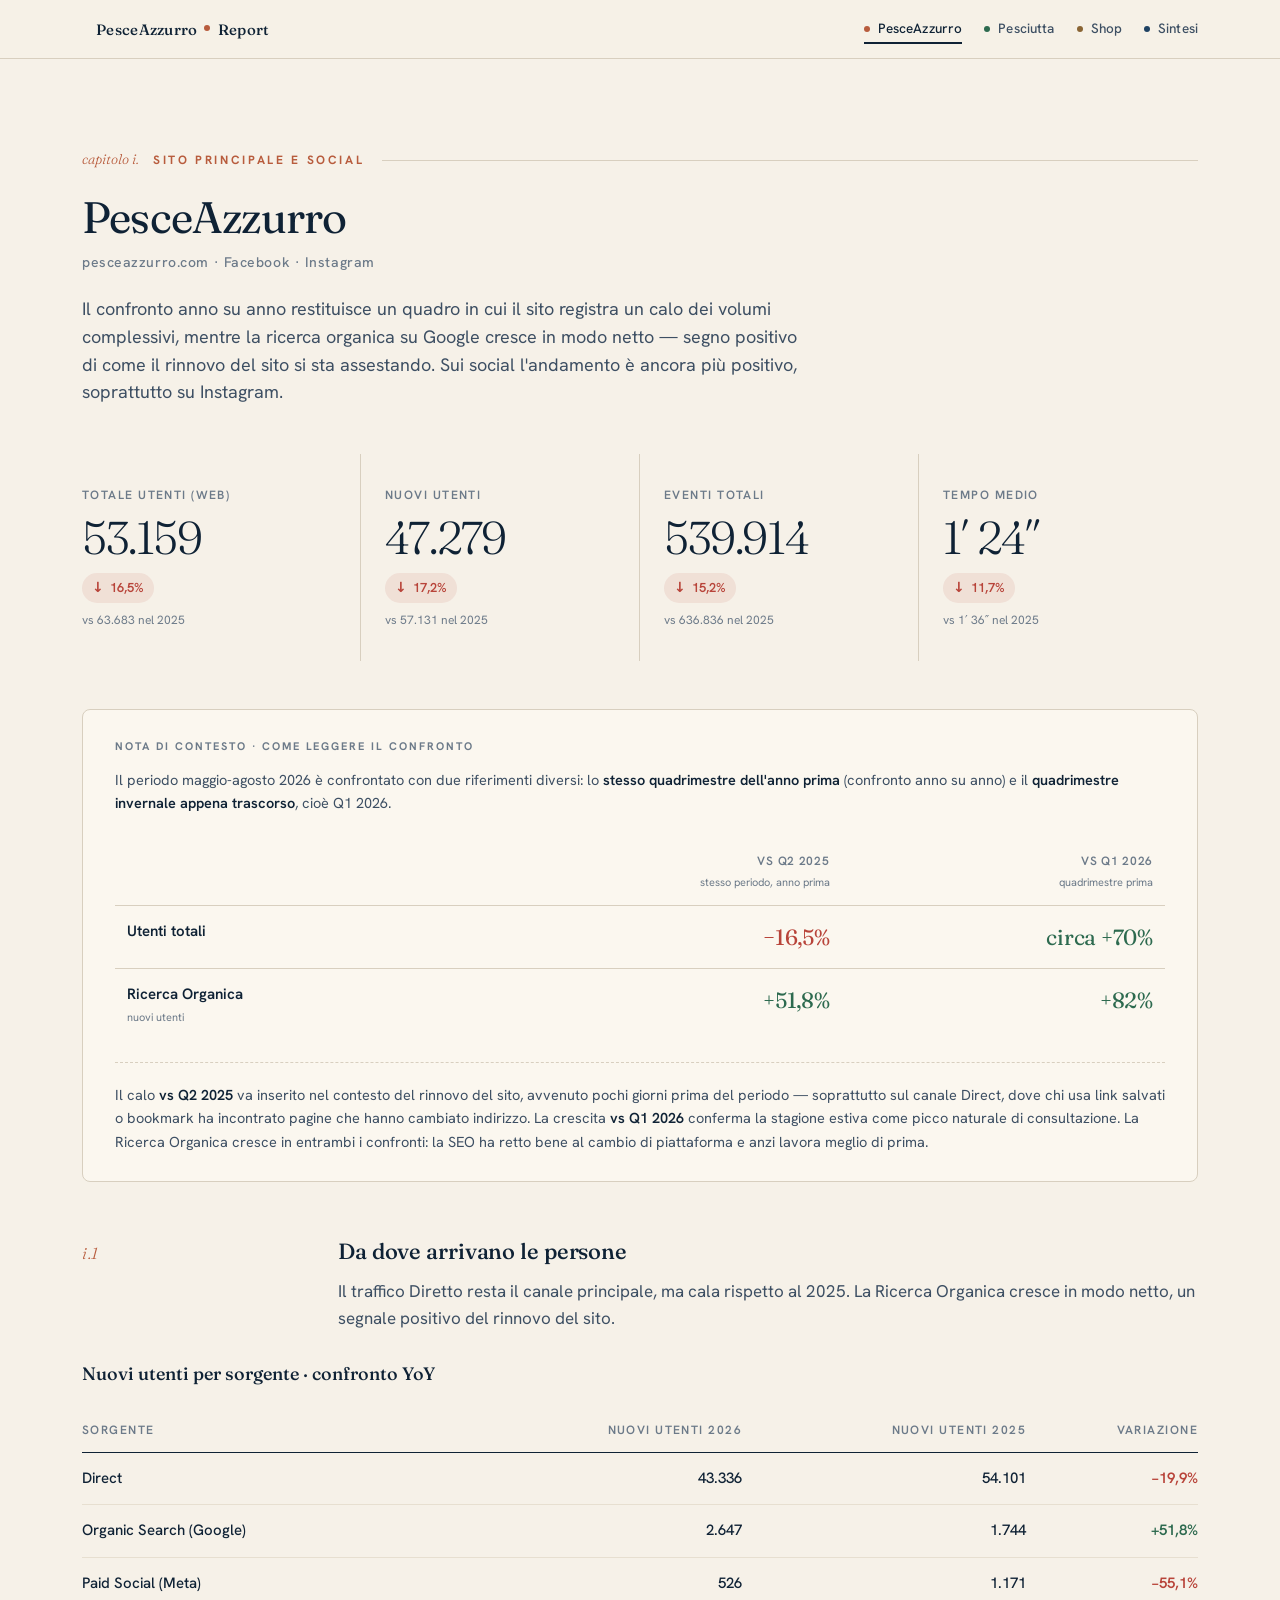
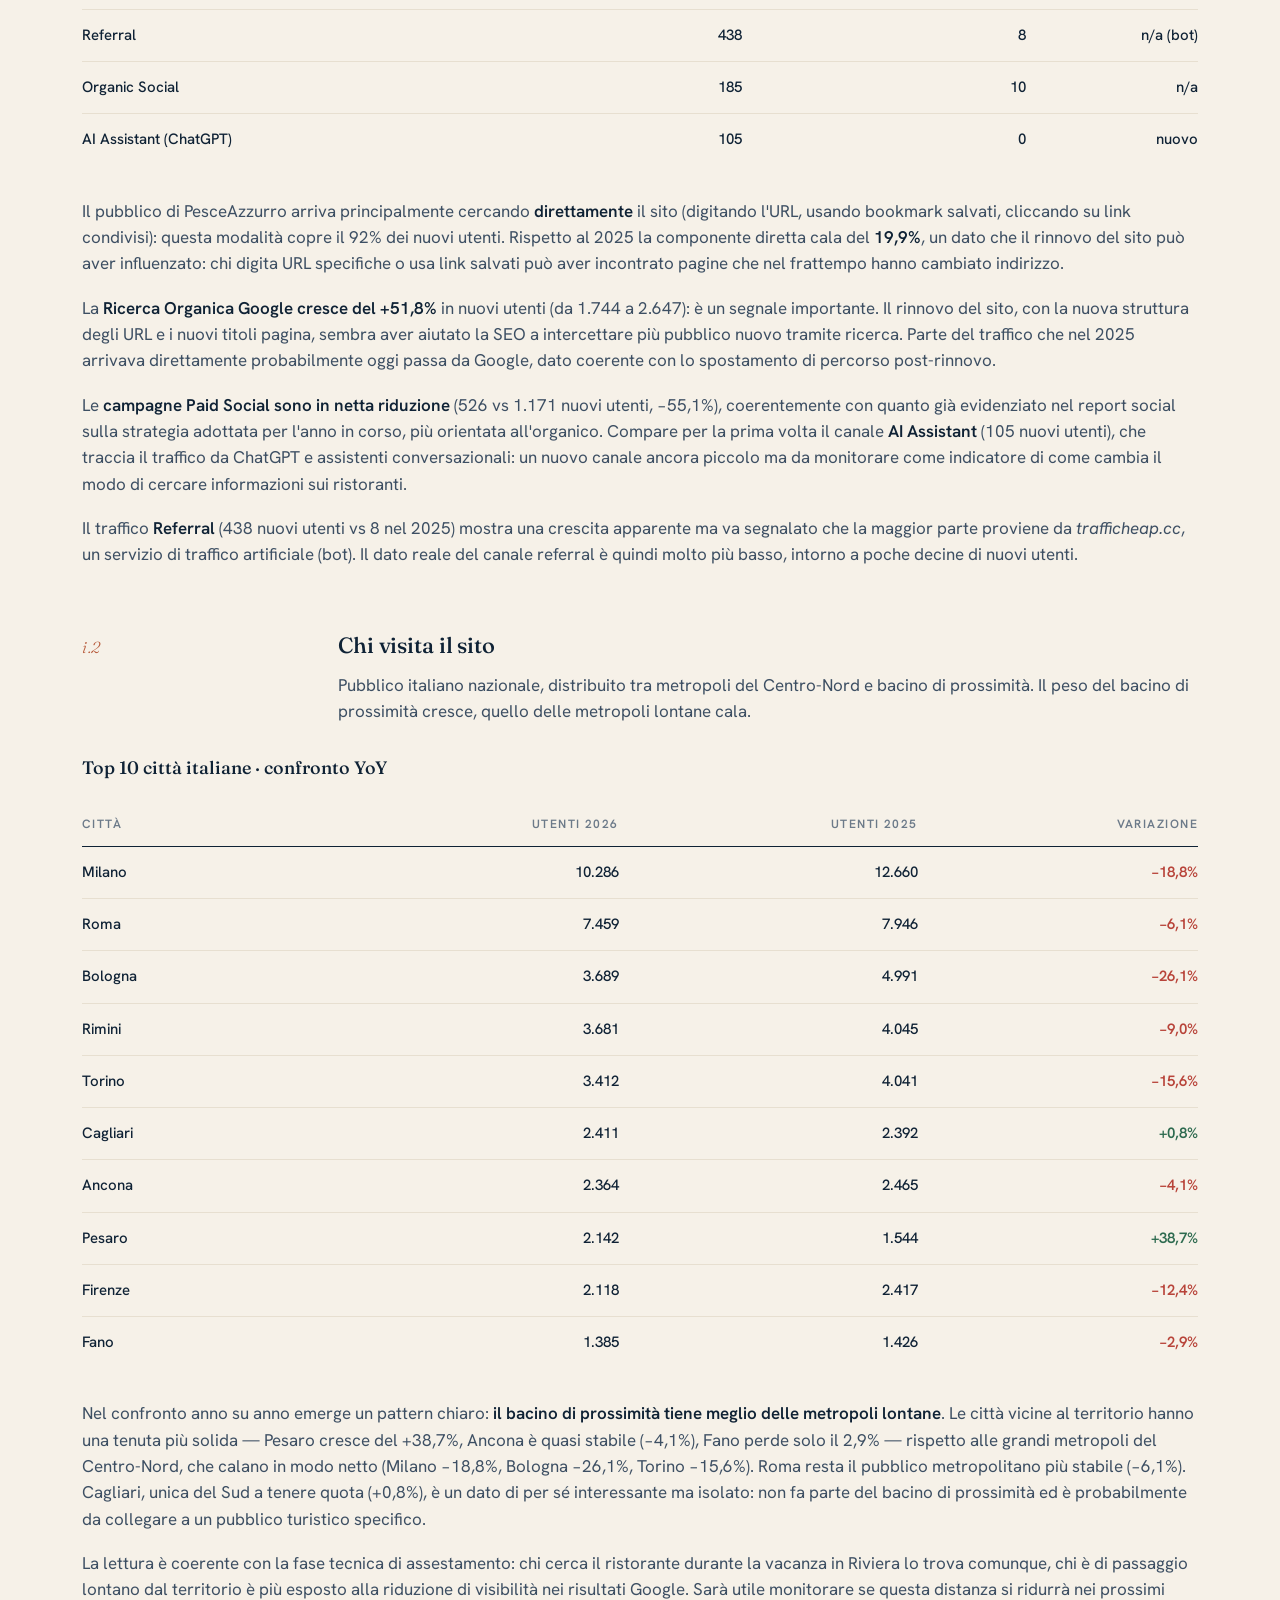
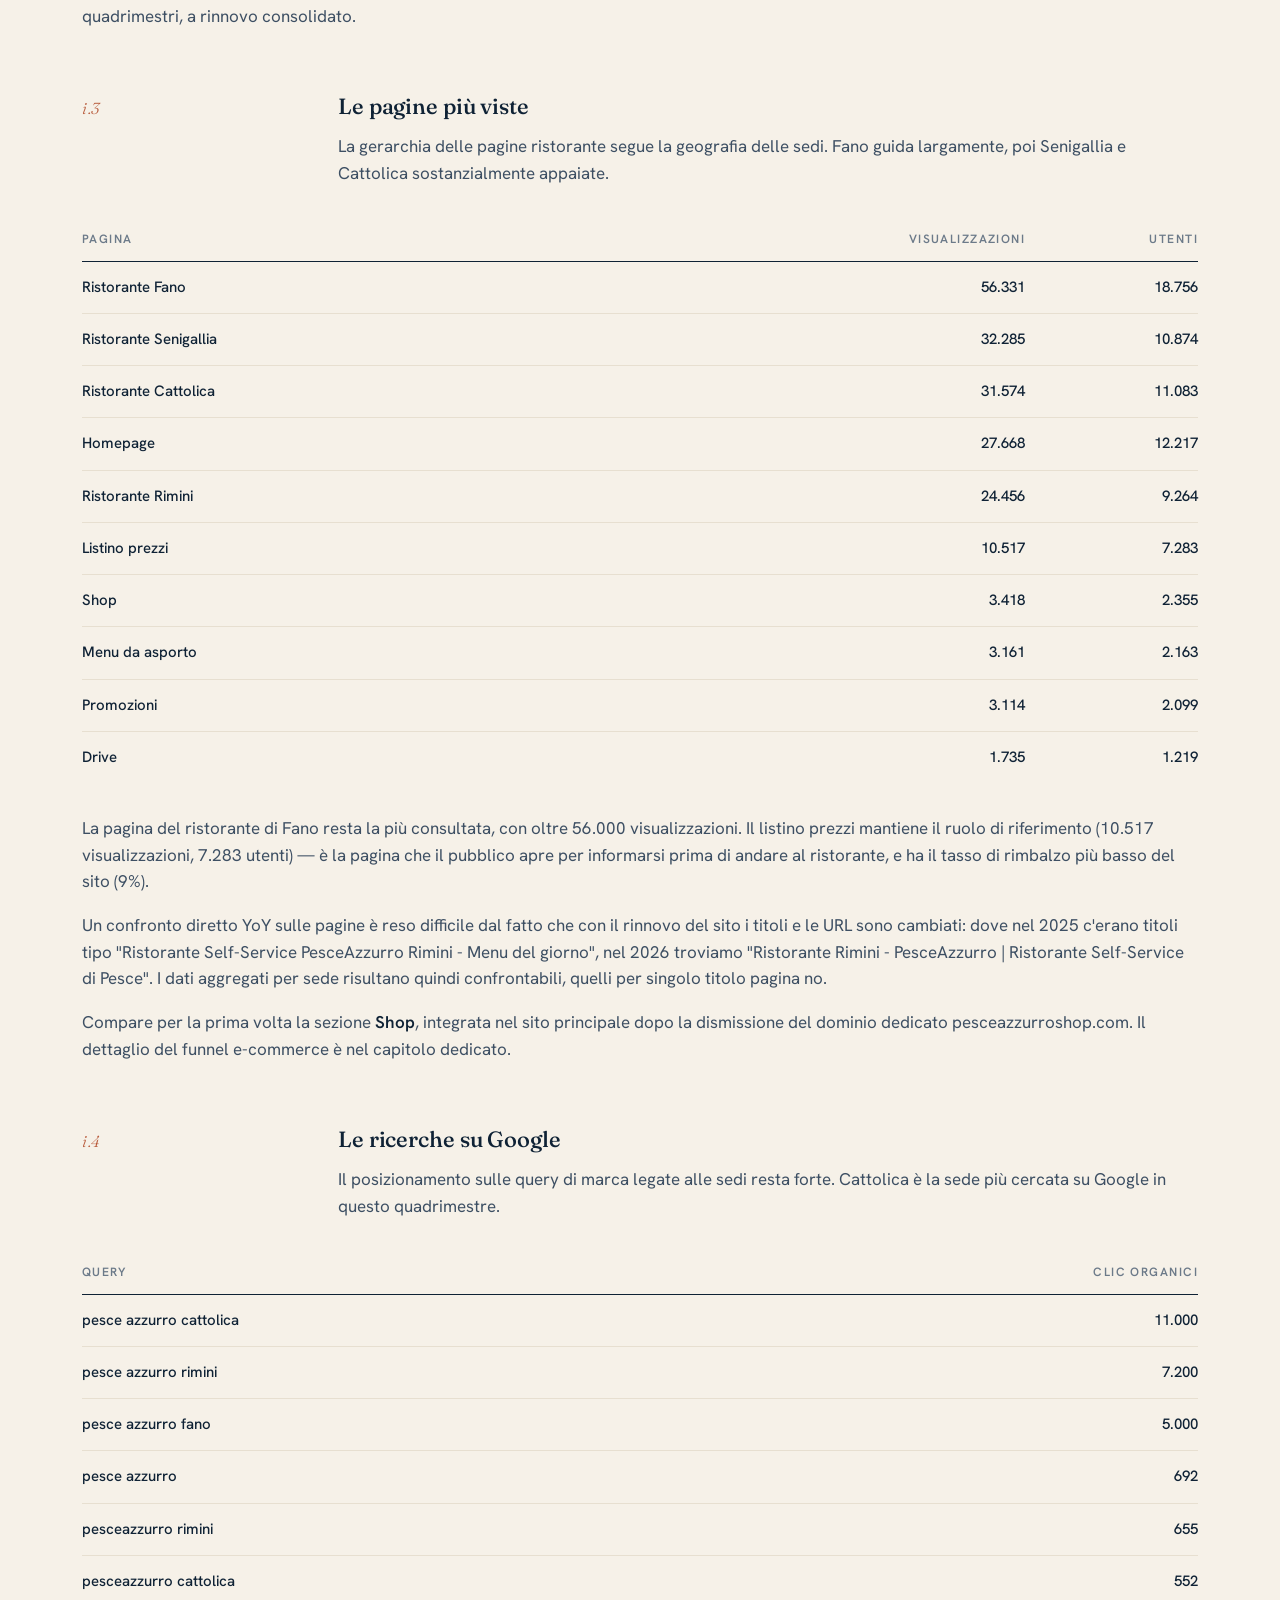
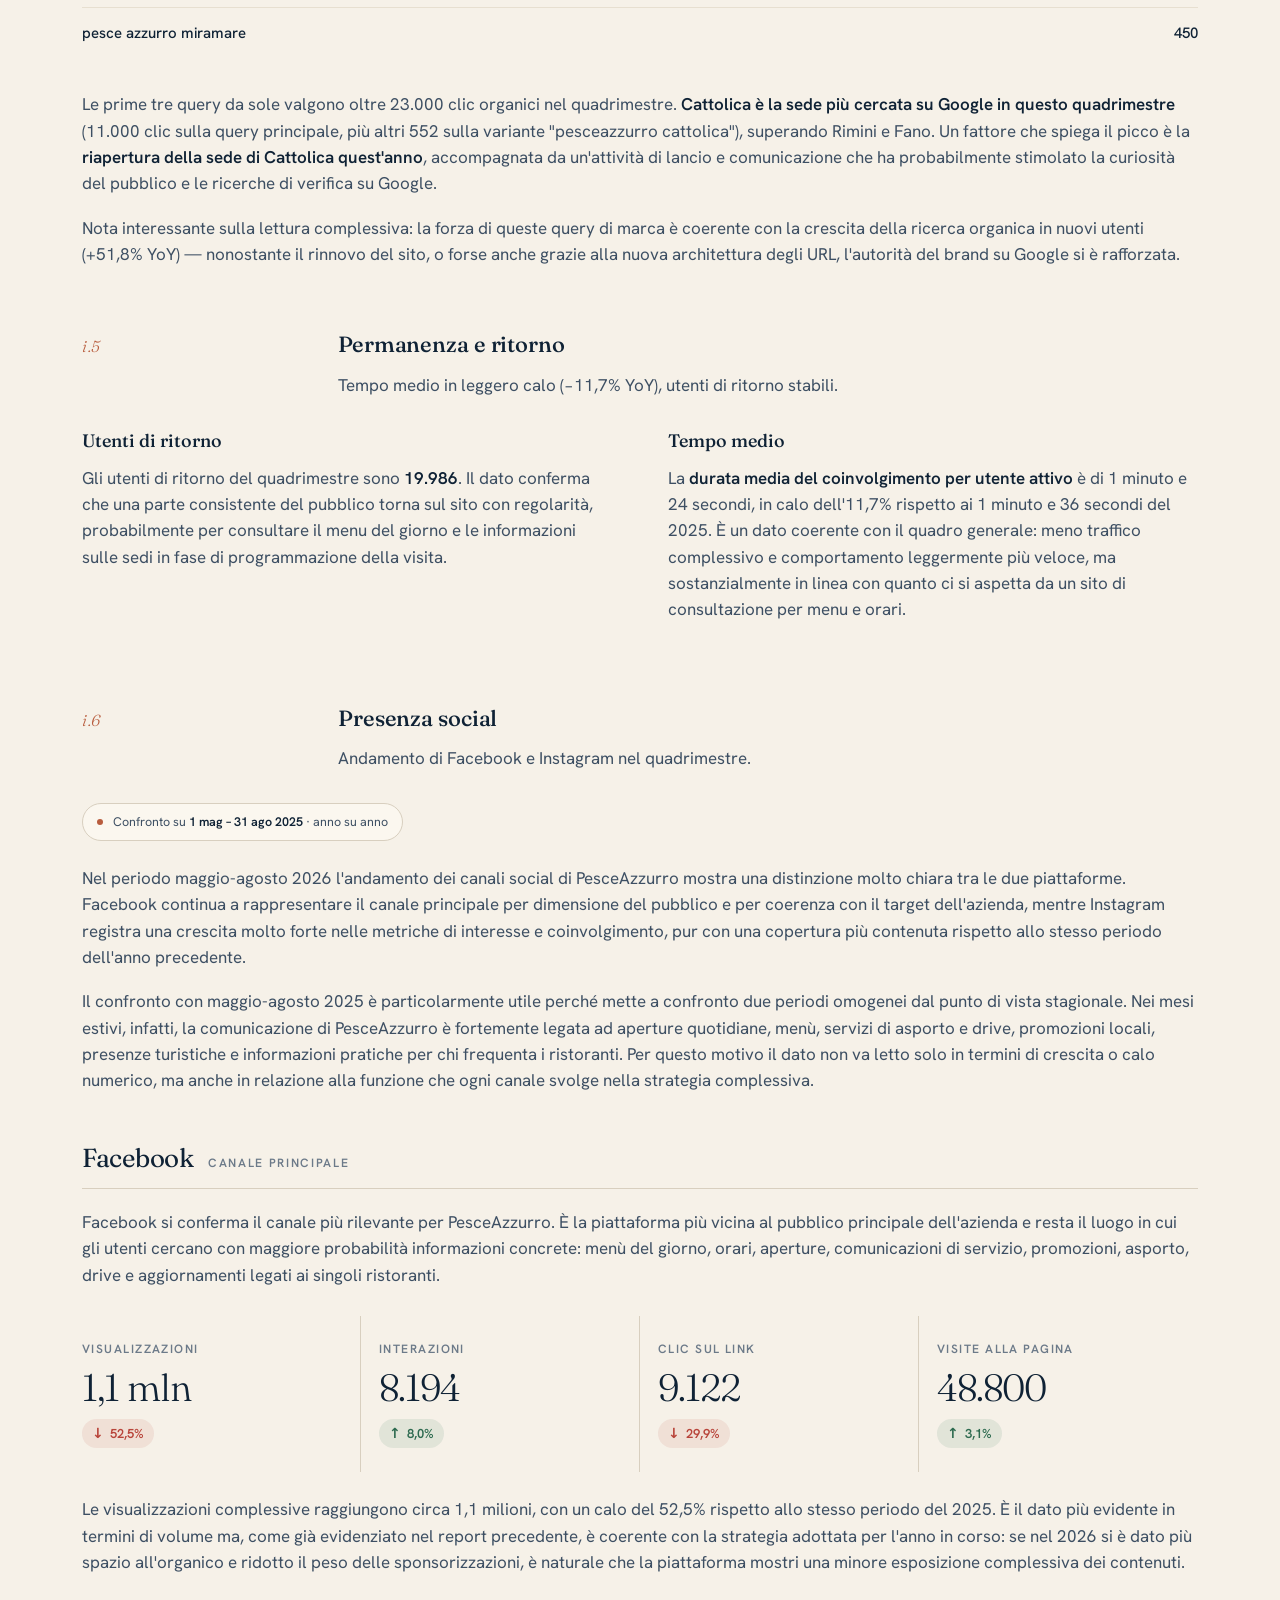
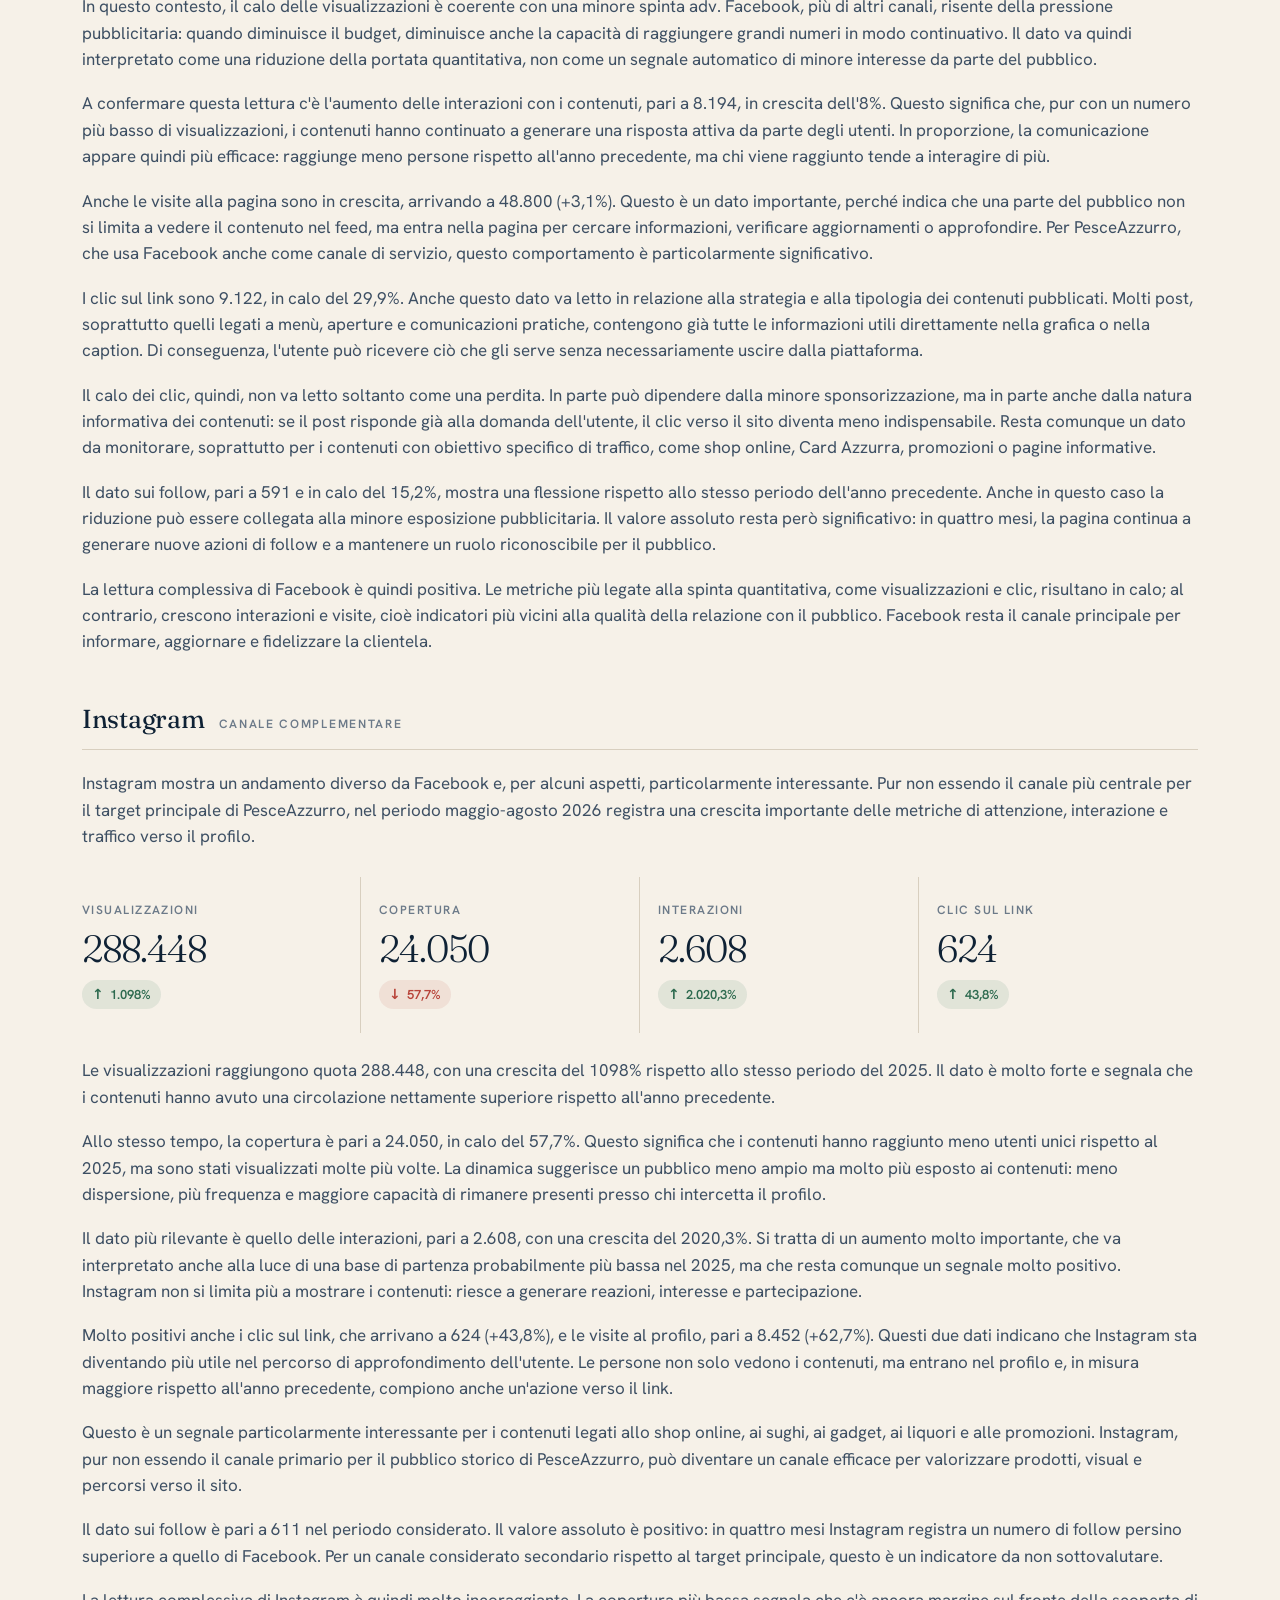
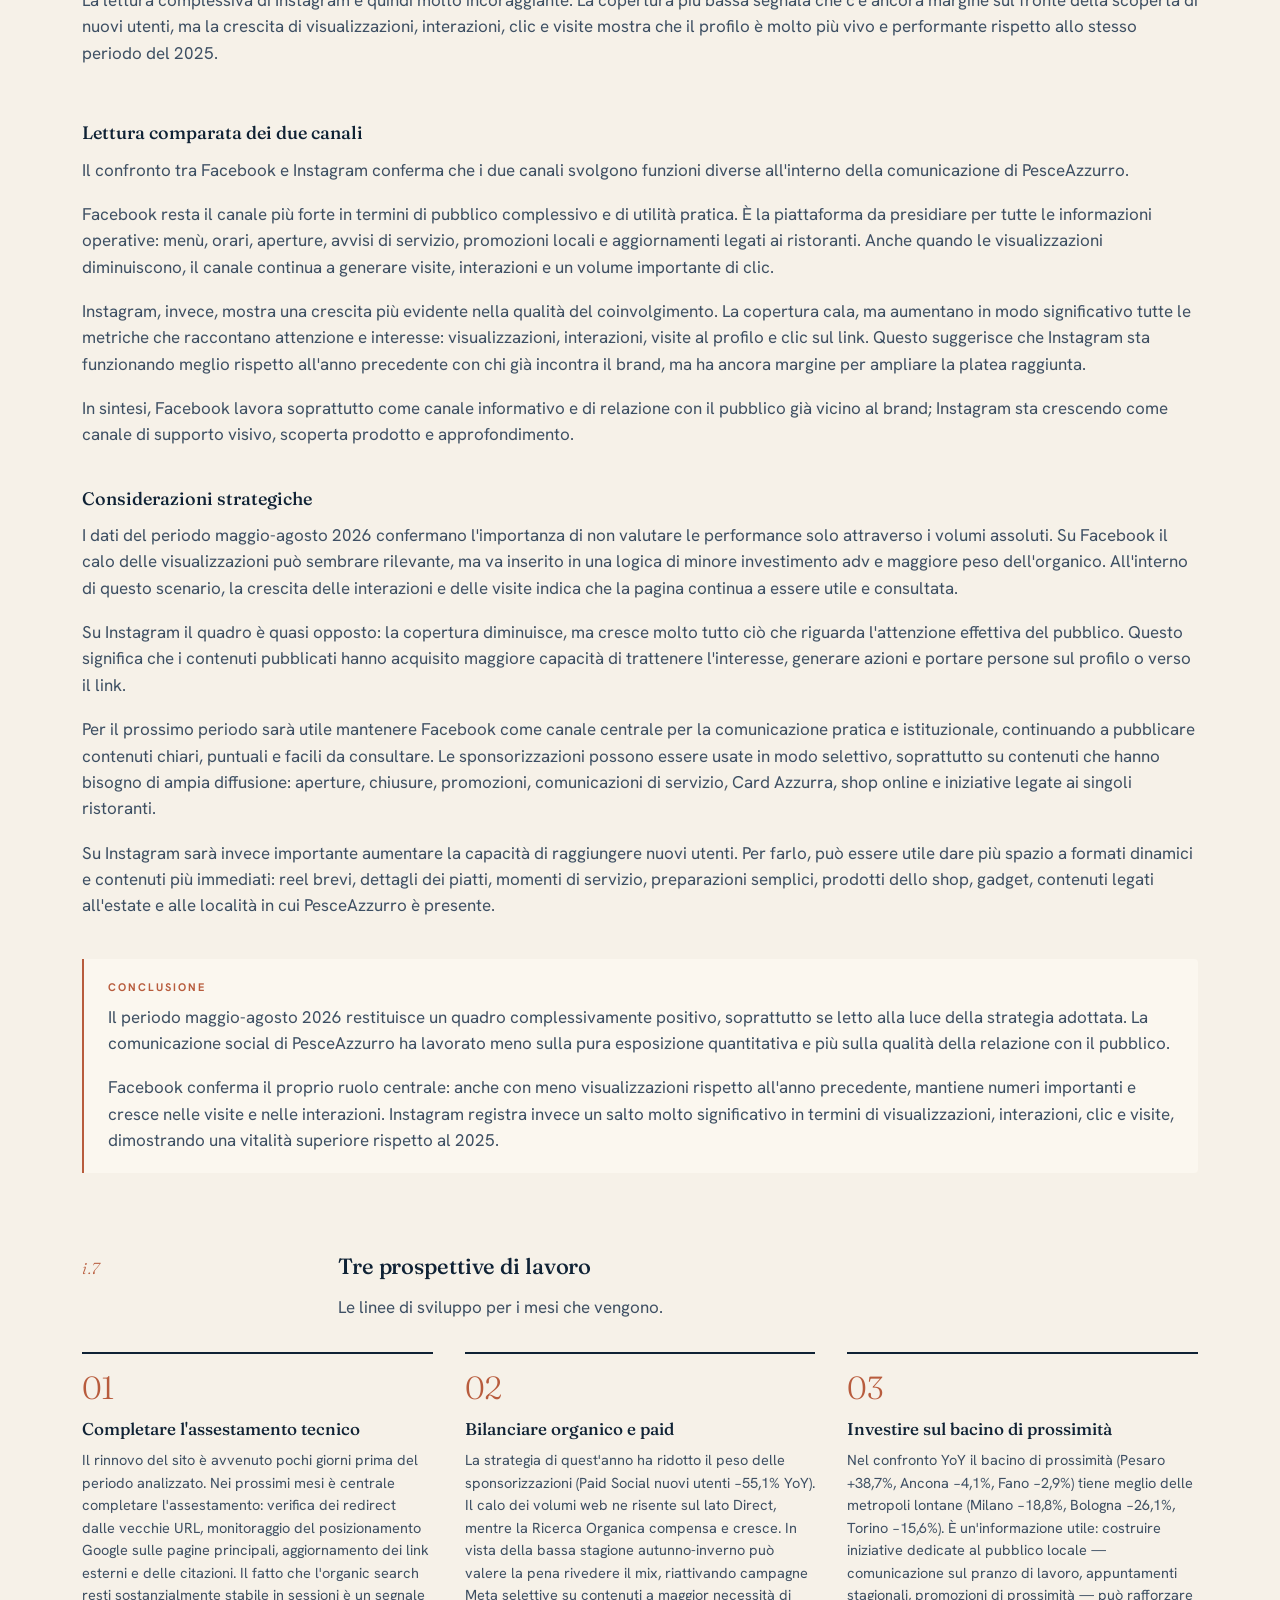
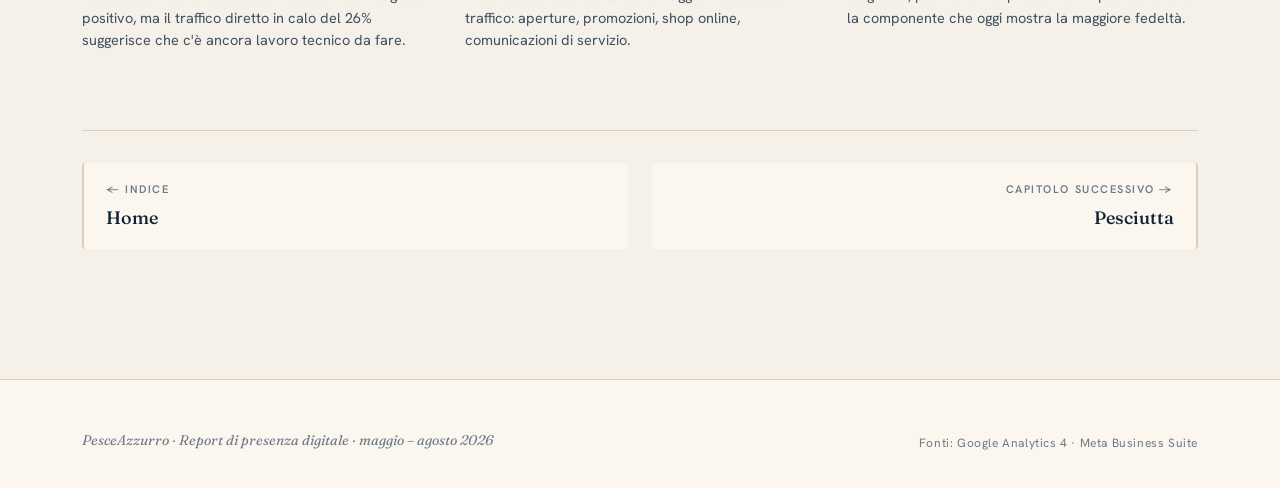
<file: pesceazzurro.html>
<!DOCTYPE html>
<html lang="it">
<head>
<meta charset="UTF-8">
<meta name="viewport" content="width=device-width, initial-scale=1.0">
<meta name="robots" content="noindex, nofollow">
<title>PesceAzzurro · sito e social · Report mag–ago 2026</title>
<meta name="description" content="Capitolo PesceAzzurro: sito principale e canali social. Dati maggio – agosto 2026.">

<link rel="preconnect" href="https://fonts.googleapis.com">
<link rel="preconnect" href="https://fonts.gstatic.com" crossorigin>
<link href="https://fonts.googleapis.com/css2?family=Fraunces:ital,opsz,wght@0,9..144,300..700;1,9..144,300..700&family=Hanken+Grotesk:wght@300;400;500;600;700&display=swap" rel="stylesheet">

<link rel="stylesheet" href="style.css">
</head>
<body class="page-pesceazzurro">

<nav class="top">
  <div class="nav-inner">
    <a href="index.html" class="brand">PesceAzzurro<span class="dot"></span>Report</a>
    <ul>
      <li><a href="pesceazzurro.html" class="nav-pa current">PesceAzzurro</a></li>
      <li><a href="pesciutta.html" class="nav-pe">Pesciutta</a></li>
      <li><a href="shop.html" class="nav-sh">Shop</a></li>
      <li><a href="sintesi.html" class="nav-syn">Sintesi</a></li>
    </ul>
  </div>
</nav>

<section class="chapter">
  <div class="wrap">

    <div class="chapter-header">
      <div class="ch-eyebrow">
        <span class="ch-num">capitolo i.</span>
        Sito principale e social
      </div>
      <h2>PesceAzzurro<span class="url">pesceazzurro.com · Facebook · Instagram</span></h2>
      <p class="lede">
        Il confronto anno su anno restituisce un quadro in cui il sito registra un calo dei volumi complessivi, mentre la ricerca organica su Google cresce in modo netto — segno positivo di come il rinnovo del sito si sta assestando. Sui social l'andamento è ancora più positivo, soprattutto su Instagram.
      </p>
    </div>

    <div class="kpi-grid">
      <div class="kpi">
        <div class="label">Totale utenti (web)</div>
        <div class="value">53.159</div>
        <span class="delta down">16,5%</span>
        <span class="delta-label">vs 63.683 nel 2025</span>
      </div>
      <div class="kpi">
        <div class="label">Nuovi utenti</div>
        <div class="value">47.279</div>
        <span class="delta down">17,2%</span>
        <span class="delta-label">vs 57.131 nel 2025</span>
      </div>
      <div class="kpi">
        <div class="label">Eventi totali</div>
        <div class="value">539.914</div>
        <span class="delta down">15,2%</span>
        <span class="delta-label">vs 636.836 nel 2025</span>
      </div>
      <div class="kpi">
        <div class="label">Tempo medio</div>
        <div class="value">1′ 24″</div>
        <span class="delta down">11,7%</span>
        <span class="delta-label">vs 1′ 36″ nel 2025</span>
      </div>
    </div>

    <div class="ctx-block" style="margin-top: 48px;">
      <div class="ctx-tag">Nota di contesto · come leggere il confronto</div>
      <p class="ctx-intro">Il periodo maggio-agosto 2026 è confrontato con due riferimenti diversi: lo <strong>stesso quadrimestre dell'anno prima</strong> (confronto anno su anno) e il <strong>quadrimestre invernale appena trascorso</strong>, cioè Q1 2026.</p>

      <table class="ctx-table">
        <thead>
          <tr>
            <th></th>
            <th class="num">vs Q2 2025<br><span class="th-sub">stesso periodo, anno prima</span></th>
            <th class="num">vs Q1 2026<br><span class="th-sub">quadrimestre prima</span></th>
          </tr>
        </thead>
        <tbody>
          <tr>
            <td class="label">Utenti totali</td>
            <td class="num"><span class="neg">−16,5%</span></td>
            <td class="num"><span class="pos">circa +70%</span></td>
          </tr>
          <tr>
            <td class="label">Ricerca Organica<br><span class="td-sub">nuovi utenti</span></td>
            <td class="num"><span class="pos">+51,8%</span></td>
            <td class="num"><span class="pos">+82%</span></td>
          </tr>
        </tbody>
      </table>

      <p class="ctx-note">Il calo <strong>vs Q2 2025</strong> va inserito nel contesto del rinnovo del sito, avvenuto pochi giorni prima del periodo — soprattutto sul canale Direct, dove chi usa link salvati o bookmark ha incontrato pagine che hanno cambiato indirizzo. La crescita <strong>vs Q1 2026</strong> conferma la stagione estiva come picco naturale di consultazione. La Ricerca Organica cresce in entrambi i confronti: la SEO ha retto bene al cambio di piattaforma e anzi lavora meglio di prima.</p>
    </div>

    <div class="sec-intro" style="margin-top: 56px;">
      <div class="num-side">i.1</div>
      <div>
        <h3 style="margin-top: 0;">Da dove arrivano le persone</h3>
        <p>Il traffico Diretto resta il canale principale, ma cala rispetto al 2025. La Ricerca Organica cresce in modo netto, un segnale positivo del rinnovo del sito.</p>
      </div>
    </div>

    <h4>Nuovi utenti per sorgente · confronto YoY</h4>
    <table>
      <thead>
        <tr>
          <th>Sorgente</th>
          <th class="num">Nuovi utenti 2026</th>
          <th class="num">Nuovi utenti 2025</th>
          <th class="num">Variazione</th>
        </tr>
      </thead>
      <tbody>
        <tr><td class="label">Direct</td><td class="num">43.336</td><td class="num">54.101</td><td class="num"><span class="neg">−19,9%</span></td></tr>
        <tr><td class="label">Organic Search (Google)</td><td class="num">2.647</td><td class="num">1.744</td><td class="num"><span class="pos">+51,8%</span></td></tr>
        <tr><td class="label">Paid Social (Meta)</td><td class="num">526</td><td class="num">1.171</td><td class="num"><span class="neg">−55,1%</span></td></tr>
        <tr><td class="label">Referral</td><td class="num">438</td><td class="num">8</td><td class="num">n/a (bot)</td></tr>
        <tr><td class="label">Organic Social</td><td class="num">185</td><td class="num">10</td><td class="num">n/a</td></tr>
        <tr><td class="label">AI Assistant (ChatGPT)</td><td class="num">105</td><td class="num">0</td><td class="num">nuovo</td></tr>
      </tbody>
    </table>

    <p>Il pubblico di PesceAzzurro arriva principalmente cercando <strong>direttamente</strong> il sito (digitando l'URL, usando bookmark salvati, cliccando su link condivisi): questa modalità copre il 92% dei nuovi utenti. Rispetto al 2025 la componente diretta cala del <strong>19,9%</strong>, un dato che il rinnovo del sito può aver influenzato: chi digita URL specifiche o usa link salvati può aver incontrato pagine che nel frattempo hanno cambiato indirizzo.</p>

    <p>La <strong>Ricerca Organica Google cresce del +51,8%</strong> in nuovi utenti (da 1.744 a 2.647): è un segnale importante. Il rinnovo del sito, con la nuova struttura degli URL e i nuovi titoli pagina, sembra aver aiutato la SEO a intercettare più pubblico nuovo tramite ricerca. Parte del traffico che nel 2025 arrivava direttamente probabilmente oggi passa da Google, dato coerente con lo spostamento di percorso post-rinnovo.</p>

    <p>Le <strong>campagne Paid Social sono in netta riduzione</strong> (526 vs 1.171 nuovi utenti, −55,1%), coerentemente con quanto già evidenziato nel report social sulla strategia adottata per l'anno in corso, più orientata all'organico. Compare per la prima volta il canale <strong>AI Assistant</strong> (105 nuovi utenti), che traccia il traffico da ChatGPT e assistenti conversazionali: un nuovo canale ancora piccolo ma da monitorare come indicatore di come cambia il modo di cercare informazioni sui ristoranti.</p>

    <p>Il traffico <strong>Referral</strong> (438 nuovi utenti vs 8 nel 2025) mostra una crescita apparente ma va segnalato che la maggior parte proviene da <em>trafficheap.cc</em>, un servizio di traffico artificiale (bot). Il dato reale del canale referral è quindi molto più basso, intorno a poche decine di nuovi utenti.</p>

    <div class="sec-intro" style="margin-top: 64px;">
      <div class="num-side">i.2</div>
      <div>
        <h3 style="margin-top: 0;">Chi visita il sito</h3>
        <p>Pubblico italiano nazionale, distribuito tra metropoli del Centro-Nord e bacino di prossimità. Il peso del bacino di prossimità cresce, quello delle metropoli lontane cala.</p>
      </div>
    </div>

    <h4>Top 10 città italiane · confronto YoY</h4>
    <table>
      <thead>
        <tr>
          <th>Città</th>
          <th class="num">Utenti 2026</th>
          <th class="num">Utenti 2025</th>
          <th class="num">Variazione</th>
        </tr>
      </thead>
      <tbody>
        <tr><td class="label">Milano</td><td class="num">10.286</td><td class="num">12.660</td><td class="num"><span class="neg">−18,8%</span></td></tr>
        <tr><td class="label">Roma</td><td class="num">7.459</td><td class="num">7.946</td><td class="num"><span class="neg">−6,1%</span></td></tr>
        <tr><td class="label">Bologna</td><td class="num">3.689</td><td class="num">4.991</td><td class="num"><span class="neg">−26,1%</span></td></tr>
        <tr><td class="label">Rimini</td><td class="num">3.681</td><td class="num">4.045</td><td class="num"><span class="neg">−9,0%</span></td></tr>
        <tr><td class="label">Torino</td><td class="num">3.412</td><td class="num">4.041</td><td class="num"><span class="neg">−15,6%</span></td></tr>
        <tr><td class="label">Cagliari</td><td class="num">2.411</td><td class="num">2.392</td><td class="num"><span class="pos">+0,8%</span></td></tr>
        <tr><td class="label">Ancona</td><td class="num">2.364</td><td class="num">2.465</td><td class="num"><span class="neg">−4,1%</span></td></tr>
        <tr><td class="label">Pesaro</td><td class="num">2.142</td><td class="num">1.544</td><td class="num"><span class="pos">+38,7%</span></td></tr>
        <tr><td class="label">Firenze</td><td class="num">2.118</td><td class="num">2.417</td><td class="num"><span class="neg">−12,4%</span></td></tr>
        <tr><td class="label">Fano</td><td class="num">1.385</td><td class="num">1.426</td><td class="num"><span class="neg">−2,9%</span></td></tr>
      </tbody>
    </table>

    <p>Nel confronto anno su anno emerge un pattern chiaro: <strong>il bacino di prossimità tiene meglio delle metropoli lontane</strong>. Le città vicine al territorio hanno una tenuta più solida — Pesaro cresce del +38,7%, Ancona è quasi stabile (−4,1%), Fano perde solo il 2,9% — rispetto alle grandi metropoli del Centro-Nord, che calano in modo netto (Milano −18,8%, Bologna −26,1%, Torino −15,6%). Roma resta il pubblico metropolitano più stabile (−6,1%). Cagliari, unica del Sud a tenere quota (+0,8%), è un dato di per sé interessante ma isolato: non fa parte del bacino di prossimità ed è probabilmente da collegare a un pubblico turistico specifico.</p>

    <p>La lettura è coerente con la fase tecnica di assestamento: chi cerca il ristorante durante la vacanza in Riviera lo trova comunque, chi è di passaggio lontano dal territorio è più esposto alla riduzione di visibilità nei risultati Google. Sarà utile monitorare se questa distanza si ridurrà nei prossimi quadrimestri, a rinnovo consolidato.</p>

    <div class="sec-intro" style="margin-top: 64px;">
      <div class="num-side">i.3</div>
      <div>
        <h3 style="margin-top: 0;">Le pagine più viste</h3>
        <p>La gerarchia delle pagine ristorante segue la geografia delle sedi. Fano guida largamente, poi Senigallia e Cattolica sostanzialmente appaiate.</p>
      </div>
    </div>

    <table>
      <thead>
        <tr>
          <th>Pagina</th>
          <th class="num">Visualizzazioni</th>
          <th class="num">Utenti</th>
        </tr>
      </thead>
      <tbody>
        <tr><td class="label">Ristorante Fano</td><td class="num">56.331</td><td class="num">18.756</td></tr>
        <tr><td class="label">Ristorante Senigallia</td><td class="num">32.285</td><td class="num">10.874</td></tr>
        <tr><td class="label">Ristorante Cattolica</td><td class="num">31.574</td><td class="num">11.083</td></tr>
        <tr><td class="label">Homepage</td><td class="num">27.668</td><td class="num">12.217</td></tr>
        <tr><td class="label">Ristorante Rimini</td><td class="num">24.456</td><td class="num">9.264</td></tr>
        <tr><td class="label">Listino prezzi</td><td class="num">10.517</td><td class="num">7.283</td></tr>
        <tr><td class="label">Shop</td><td class="num">3.418</td><td class="num">2.355</td></tr>
        <tr><td class="label">Menu da asporto</td><td class="num">3.161</td><td class="num">2.163</td></tr>
        <tr><td class="label">Promozioni</td><td class="num">3.114</td><td class="num">2.099</td></tr>
        <tr><td class="label">Drive</td><td class="num">1.735</td><td class="num">1.219</td></tr>
      </tbody>
    </table>

    <p>La pagina del ristorante di Fano resta la più consultata, con oltre 56.000 visualizzazioni. Il listino prezzi mantiene il ruolo di riferimento (10.517 visualizzazioni, 7.283 utenti) — è la pagina che il pubblico apre per informarsi prima di andare al ristorante, e ha il tasso di rimbalzo più basso del sito (9%).</p>

    <p>Un confronto diretto YoY sulle pagine è reso difficile dal fatto che con il rinnovo del sito i titoli e le URL sono cambiati: dove nel 2025 c'erano titoli tipo "Ristorante Self-Service PesceAzzurro Rimini - Menu del giorno", nel 2026 troviamo "Ristorante Rimini - PesceAzzurro | Ristorante Self-Service di Pesce". I dati aggregati per sede risultano quindi confrontabili, quelli per singolo titolo pagina no.</p>

    <p>Compare per la prima volta la sezione <strong>Shop</strong>, integrata nel sito principale dopo la dismissione del dominio dedicato pesceazzurroshop.com. Il dettaglio del funnel e-commerce è nel capitolo dedicato.</p>

    <div class="sec-intro" style="margin-top: 64px;">
      <div class="num-side">i.4</div>
      <div>
        <h3 style="margin-top: 0;">Le ricerche su Google</h3>
        <p>Il posizionamento sulle query di marca legate alle sedi resta forte. Cattolica è la sede più cercata su Google in questo quadrimestre.</p>
      </div>
    </div>

    <table>
      <thead>
        <tr>
          <th>Query</th>
          <th class="num">Clic organici</th>
        </tr>
      </thead>
      <tbody>
        <tr><td class="label">pesce azzurro cattolica</td><td class="num">11.000</td></tr>
        <tr><td class="label">pesce azzurro rimini</td><td class="num">7.200</td></tr>
        <tr><td class="label">pesce azzurro fano</td><td class="num">5.000</td></tr>
        <tr><td class="label">pesce azzurro</td><td class="num">692</td></tr>
        <tr><td class="label">pesceazzurro rimini</td><td class="num">655</td></tr>
        <tr><td class="label">pesceazzurro cattolica</td><td class="num">552</td></tr>
        <tr><td class="label">pesce azzurro miramare</td><td class="num">450</td></tr>
      </tbody>
    </table>

    <p>Le prime tre query da sole valgono oltre 23.000 clic organici nel quadrimestre. <strong>Cattolica è la sede più cercata su Google in questo quadrimestre</strong> (11.000 clic sulla query principale, più altri 552 sulla variante "pesceazzurro cattolica"), superando Rimini e Fano. Un fattore che spiega il picco è la <strong>riapertura della sede di Cattolica quest'anno</strong>, accompagnata da un'attività di lancio e comunicazione che ha probabilmente stimolato la curiosità del pubblico e le ricerche di verifica su Google.</p>

    <p>Nota interessante sulla lettura complessiva: la forza di queste query di marca è coerente con la crescita della ricerca organica in nuovi utenti (+51,8% YoY) — nonostante il rinnovo del sito, o forse anche grazie alla nuova architettura degli URL, l'autorità del brand su Google si è rafforzata.</p>

    <div class="sec-intro" style="margin-top: 64px;">
      <div class="num-side">i.5</div>
      <div>
        <h3 style="margin-top: 0;">Permanenza e ritorno</h3>
        <p>Tempo medio in leggero calo (−11,7% YoY), utenti di ritorno stabili.</p>
      </div>
    </div>

    <div class="two-col">
      <div>
        <h4>Utenti di ritorno</h4>
        <p>Gli utenti di ritorno del quadrimestre sono <strong>19.986</strong>. Il dato conferma che una parte consistente del pubblico torna sul sito con regolarità, probabilmente per consultare il menu del giorno e le informazioni sulle sedi in fase di programmazione della visita.</p>
      </div>
      <div>
        <h4>Tempo medio</h4>
        <p>La <strong>durata media del coinvolgimento per utente attivo</strong> è di 1 minuto e 24 secondi, in calo dell'11,7% rispetto ai 1 minuto e 36 secondi del 2025. È un dato coerente con il quadro generale: meno traffico complessivo e comportamento leggermente più veloce, ma sostanzialmente in linea con quanto ci si aspetta da un sito di consultazione per menu e orari.</p>
      </div>
    </div>

    <div class="sec-intro" style="margin-top: 64px;">
      <div class="num-side">i.6</div>
      <div>
        <h3 style="margin-top: 0;">Presenza social</h3>
        <p>Andamento di Facebook e Instagram nel quadrimestre.</p>
      </div>
    </div>

    <div class="period-note">
      <span>Confronto su <strong>1 mag – 31 ago 2025</strong> · anno su anno</span>
    </div>

    <p>Nel periodo maggio-agosto 2026 l'andamento dei canali social di PesceAzzurro mostra una distinzione molto chiara tra le due piattaforme. Facebook continua a rappresentare il canale principale per dimensione del pubblico e per coerenza con il target dell'azienda, mentre Instagram registra una crescita molto forte nelle metriche di interesse e coinvolgimento, pur con una copertura più contenuta rispetto allo stesso periodo dell'anno precedente.</p>

    <p>Il confronto con maggio-agosto 2025 è particolarmente utile perché mette a confronto due periodi omogenei dal punto di vista stagionale. Nei mesi estivi, infatti, la comunicazione di PesceAzzurro è fortemente legata ad aperture quotidiane, menù, servizi di asporto e drive, promozioni locali, presenze turistiche e informazioni pratiche per chi frequenta i ristoranti. Per questo motivo il dato non va letto solo in termini di crescita o calo numerico, ma anche in relazione alla funzione che ogni canale svolge nella strategia complessiva.</p>

    <div class="channel-block">
      <div class="channel-head">
        <h4>Facebook</h4>
        <span class="role">canale principale</span>
      </div>

      <p>Facebook si conferma il canale più rilevante per PesceAzzurro. È la piattaforma più vicina al pubblico principale dell'azienda e resta il luogo in cui gli utenti cercano con maggiore probabilità informazioni concrete: menù del giorno, orari, aperture, comunicazioni di servizio, promozioni, asporto, drive e aggiornamenti legati ai singoli ristoranti.</p>

      <div class="kpi-grid dense" style="margin-top: 28px;">
        <div class="kpi">
          <div class="label">Visualizzazioni</div>
          <div class="value">1,1 mln</div>
          <span class="delta down">52,5%</span>
        </div>
        <div class="kpi">
          <div class="label">Interazioni</div>
          <div class="value">8.194</div>
          <span class="delta">8,0%</span>
        </div>
        <div class="kpi">
          <div class="label">Clic sul link</div>
          <div class="value">9.122</div>
          <span class="delta down">29,9%</span>
        </div>
        <div class="kpi">
          <div class="label">Visite alla pagina</div>
          <div class="value">48.800</div>
          <span class="delta">3,1%</span>
        </div>
      </div>

      <p style="margin-top: 24px;">Le visualizzazioni complessive raggiungono circa 1,1 milioni, con un calo del 52,5% rispetto allo stesso periodo del 2025. È il dato più evidente in termini di volume ma, come già evidenziato nel report precedente, è coerente con la strategia adottata per l'anno in corso: se nel 2026 si è dato più spazio all'organico e ridotto il peso delle sponsorizzazioni, è naturale che la piattaforma mostri una minore esposizione complessiva dei contenuti.</p>

      <p>In questo contesto, il calo delle visualizzazioni è coerente con una minore spinta adv. Facebook, più di altri canali, risente della pressione pubblicitaria: quando diminuisce il budget, diminuisce anche la capacità di raggiungere grandi numeri in modo continuativo. Il dato va quindi interpretato come una riduzione della portata quantitativa, non come un segnale automatico di minore interesse da parte del pubblico.</p>

      <p>A confermare questa lettura c'è l'aumento delle interazioni con i contenuti, pari a 8.194, in crescita dell'8%. Questo significa che, pur con un numero più basso di visualizzazioni, i contenuti hanno continuato a generare una risposta attiva da parte degli utenti. In proporzione, la comunicazione appare quindi più efficace: raggiunge meno persone rispetto all'anno precedente, ma chi viene raggiunto tende a interagire di più.</p>

      <p>Anche le visite alla pagina sono in crescita, arrivando a 48.800 (+3,1%). Questo è un dato importante, perché indica che una parte del pubblico non si limita a vedere il contenuto nel feed, ma entra nella pagina per cercare informazioni, verificare aggiornamenti o approfondire. Per PesceAzzurro, che usa Facebook anche come canale di servizio, questo comportamento è particolarmente significativo.</p>

      <p>I clic sul link sono 9.122, in calo del 29,9%. Anche questo dato va letto in relazione alla strategia e alla tipologia dei contenuti pubblicati. Molti post, soprattutto quelli legati a menù, aperture e comunicazioni pratiche, contengono già tutte le informazioni utili direttamente nella grafica o nella caption. Di conseguenza, l'utente può ricevere ciò che gli serve senza necessariamente uscire dalla piattaforma.</p>

      <p>Il calo dei clic, quindi, non va letto soltanto come una perdita. In parte può dipendere dalla minore sponsorizzazione, ma in parte anche dalla natura informativa dei contenuti: se il post risponde già alla domanda dell'utente, il clic verso il sito diventa meno indispensabile. Resta comunque un dato da monitorare, soprattutto per i contenuti con obiettivo specifico di traffico, come shop online, Card Azzurra, promozioni o pagine informative.</p>

      <p>Il dato sui follow, pari a 591 e in calo del 15,2%, mostra una flessione rispetto allo stesso periodo dell'anno precedente. Anche in questo caso la riduzione può essere collegata alla minore esposizione pubblicitaria. Il valore assoluto resta però significativo: in quattro mesi, la pagina continua a generare nuove azioni di follow e a mantenere un ruolo riconoscibile per il pubblico.</p>

      <p>La lettura complessiva di Facebook è quindi positiva. Le metriche più legate alla spinta quantitativa, come visualizzazioni e clic, risultano in calo; al contrario, crescono interazioni e visite, cioè indicatori più vicini alla qualità della relazione con il pubblico. Facebook resta il canale principale per informare, aggiornare e fidelizzare la clientela.</p>
    </div>

    <div class="channel-block">
      <div class="channel-head">
        <h4>Instagram</h4>
        <span class="role">canale complementare</span>
      </div>

      <p>Instagram mostra un andamento diverso da Facebook e, per alcuni aspetti, particolarmente interessante. Pur non essendo il canale più centrale per il target principale di PesceAzzurro, nel periodo maggio-agosto 2026 registra una crescita importante delle metriche di attenzione, interazione e traffico verso il profilo.</p>

      <div class="kpi-grid dense" style="margin-top: 28px;">
        <div class="kpi">
          <div class="label">Visualizzazioni</div>
          <div class="value">288.448</div>
          <span class="delta">1.098%</span>
        </div>
        <div class="kpi">
          <div class="label">Copertura</div>
          <div class="value">24.050</div>
          <span class="delta down">57,7%</span>
        </div>
        <div class="kpi">
          <div class="label">Interazioni</div>
          <div class="value">2.608</div>
          <span class="delta">2.020,3%</span>
        </div>
        <div class="kpi">
          <div class="label">Clic sul link</div>
          <div class="value">624</div>
          <span class="delta">43,8%</span>
        </div>
      </div>

      <p style="margin-top: 24px;">Le visualizzazioni raggiungono quota 288.448, con una crescita del 1098% rispetto allo stesso periodo del 2025. Il dato è molto forte e segnala che i contenuti hanno avuto una circolazione nettamente superiore rispetto all'anno precedente.</p>

      <p>Allo stesso tempo, la copertura è pari a 24.050, in calo del 57,7%. Questo significa che i contenuti hanno raggiunto meno utenti unici rispetto al 2025, ma sono stati visualizzati molte più volte. La dinamica suggerisce un pubblico meno ampio ma molto più esposto ai contenuti: meno dispersione, più frequenza e maggiore capacità di rimanere presenti presso chi intercetta il profilo.</p>

      <p>Il dato più rilevante è quello delle interazioni, pari a 2.608, con una crescita del 2020,3%. Si tratta di un aumento molto importante, che va interpretato anche alla luce di una base di partenza probabilmente più bassa nel 2025, ma che resta comunque un segnale molto positivo. Instagram non si limita più a mostrare i contenuti: riesce a generare reazioni, interesse e partecipazione.</p>

      <p>Molto positivi anche i clic sul link, che arrivano a 624 (+43,8%), e le visite al profilo, pari a 8.452 (+62,7%). Questi due dati indicano che Instagram sta diventando più utile nel percorso di approfondimento dell'utente. Le persone non solo vedono i contenuti, ma entrano nel profilo e, in misura maggiore rispetto all'anno precedente, compiono anche un'azione verso il link.</p>

      <p>Questo è un segnale particolarmente interessante per i contenuti legati allo shop online, ai sughi, ai gadget, ai liquori e alle promozioni. Instagram, pur non essendo il canale primario per il pubblico storico di PesceAzzurro, può diventare un canale efficace per valorizzare prodotti, visual e percorsi verso il sito.</p>

      <p>Il dato sui follow è pari a 611 nel periodo considerato. Il valore assoluto è positivo: in quattro mesi Instagram registra un numero di follow persino superiore a quello di Facebook. Per un canale considerato secondario rispetto al target principale, questo è un indicatore da non sottovalutare.</p>

      <p>La lettura complessiva di Instagram è quindi molto incoraggiante. La copertura più bassa segnala che c'è ancora margine sul fronte della scoperta di nuovi utenti, ma la crescita di visualizzazioni, interazioni, clic e visite mostra che il profilo è molto più vivo e performante rispetto allo stesso periodo del 2025.</p>
    </div>

    <div style="margin-top: 56px;">
      <h4>Lettura comparata dei due canali</h4>
      <p>Il confronto tra Facebook e Instagram conferma che i due canali svolgono funzioni diverse all'interno della comunicazione di PesceAzzurro.</p>
      <p>Facebook resta il canale più forte in termini di pubblico complessivo e di utilità pratica. È la piattaforma da presidiare per tutte le informazioni operative: menù, orari, aperture, avvisi di servizio, promozioni locali e aggiornamenti legati ai ristoranti. Anche quando le visualizzazioni diminuiscono, il canale continua a generare visite, interazioni e un volume importante di clic.</p>
      <p>Instagram, invece, mostra una crescita più evidente nella qualità del coinvolgimento. La copertura cala, ma aumentano in modo significativo tutte le metriche che raccontano attenzione e interesse: visualizzazioni, interazioni, visite al profilo e clic sul link. Questo suggerisce che Instagram sta funzionando meglio rispetto all'anno precedente con chi già incontra il brand, ma ha ancora margine per ampliare la platea raggiunta.</p>
      <p>In sintesi, Facebook lavora soprattutto come canale informativo e di relazione con il pubblico già vicino al brand; Instagram sta crescendo come canale di supporto visivo, scoperta prodotto e approfondimento.</p>
    </div>

    <div style="margin-top: 40px;">
      <h4>Considerazioni strategiche</h4>
      <p>I dati del periodo maggio-agosto 2026 confermano l'importanza di non valutare le performance solo attraverso i volumi assoluti. Su Facebook il calo delle visualizzazioni può sembrare rilevante, ma va inserito in una logica di minore investimento adv e maggiore peso dell'organico. All'interno di questo scenario, la crescita delle interazioni e delle visite indica che la pagina continua a essere utile e consultata.</p>
      <p>Su Instagram il quadro è quasi opposto: la copertura diminuisce, ma cresce molto tutto ciò che riguarda l'attenzione effettiva del pubblico. Questo significa che i contenuti pubblicati hanno acquisito maggiore capacità di trattenere l'interesse, generare azioni e portare persone sul profilo o verso il link.</p>
      <p>Per il prossimo periodo sarà utile mantenere Facebook come canale centrale per la comunicazione pratica e istituzionale, continuando a pubblicare contenuti chiari, puntuali e facili da consultare. Le sponsorizzazioni possono essere usate in modo selettivo, soprattutto su contenuti che hanno bisogno di ampia diffusione: aperture, chiusure, promozioni, comunicazioni di servizio, Card Azzurra, shop online e iniziative legate ai singoli ristoranti.</p>
      <p>Su Instagram sarà invece importante aumentare la capacità di raggiungere nuovi utenti. Per farlo, può essere utile dare più spazio a formati dinamici e contenuti più immediati: reel brevi, dettagli dei piatti, momenti di servizio, preparazioni semplici, prodotti dello shop, gadget, contenuti legati all'estate e alle località in cui PesceAzzurro è presente.</p>
    </div>

    <div class="callout" style="margin-top: 40px;">
      <span class="tag">Conclusione</span>
      <p>Il periodo maggio-agosto 2026 restituisce un quadro complessivamente positivo, soprattutto se letto alla luce della strategia adottata. La comunicazione social di PesceAzzurro ha lavorato meno sulla pura esposizione quantitativa e più sulla qualità della relazione con il pubblico.</p>
      <p>Facebook conferma il proprio ruolo centrale: anche con meno visualizzazioni rispetto all'anno precedente, mantiene numeri importanti e cresce nelle visite e nelle interazioni. Instagram registra invece un salto molto significativo in termini di visualizzazioni, interazioni, clic e visite, dimostrando una vitalità superiore rispetto al 2025.</p>
    </div>

    <div class="sec-intro" style="margin-top: 80px;">
      <div class="num-side">i.7</div>
      <div>
        <h3 style="margin-top: 0;">Tre prospettive di lavoro</h3>
        <p>Le linee di sviluppo per i mesi che vengono.</p>
      </div>
    </div>

    <div class="persp-grid">
      <div class="persp">
        <div class="num">01</div>
        <h4>Completare l'assestamento tecnico</h4>
        <p>Il rinnovo del sito è avvenuto pochi giorni prima del periodo analizzato. Nei prossimi mesi è centrale completare l'assestamento: verifica dei redirect dalle vecchie URL, monitoraggio del posizionamento Google sulle pagine principali, aggiornamento dei link esterni e delle citazioni. Il fatto che l'organic search resti sostanzialmente stabile in sessioni è un segnale positivo, ma il traffico diretto in calo del 26% suggerisce che c'è ancora lavoro tecnico da fare.</p>
      </div>
      <div class="persp">
        <div class="num">02</div>
        <h4>Bilanciare organico e paid</h4>
        <p>La strategia di quest'anno ha ridotto il peso delle sponsorizzazioni (Paid Social nuovi utenti −55,1% YoY). Il calo dei volumi web ne risente sul lato Direct, mentre la Ricerca Organica compensa e cresce. In vista della bassa stagione autunno-inverno può valere la pena rivedere il mix, riattivando campagne Meta selettive su contenuti a maggior necessità di traffico: aperture, promozioni, shop online, comunicazioni di servizio.</p>
      </div>
      <div class="persp">
        <div class="num">03</div>
        <h4>Investire sul bacino di prossimità</h4>
        <p>Nel confronto YoY il bacino di prossimità (Pesaro +38,7%, Ancona −4,1%, Fano −2,9%) tiene meglio delle metropoli lontane (Milano −18,8%, Bologna −26,1%, Torino −15,6%). È un'informazione utile: costruire iniziative dedicate al pubblico locale — comunicazione sul pranzo di lavoro, appuntamenti stagionali, promozioni di prossimità — può rafforzare la componente che oggi mostra la maggiore fedeltà.</p>
      </div>
    </div>

    <nav class="pager">
      <a href="index.html" class="prev">
        <span class="pager-label">← Indice</span>
        <span class="pager-title">Home</span>
      </a>
      <a href="pesciutta.html" class="next">
        <span class="pager-label">Capitolo successivo →</span>
        <span class="pager-title">Pesciutta</span>
      </a>
    </nav>

  </div>
</section>

<footer>
  <div class="wrap">
    <div class="foot-inner">
      <div class="sig">PesceAzzurro · Report di presenza digitale · maggio – agosto 2026</div>
      <div class="meta">Fonti: Google Analytics 4 · Meta Business Suite</div>
    </div>
  </div>
</footer>

</body>
</html>
</file>
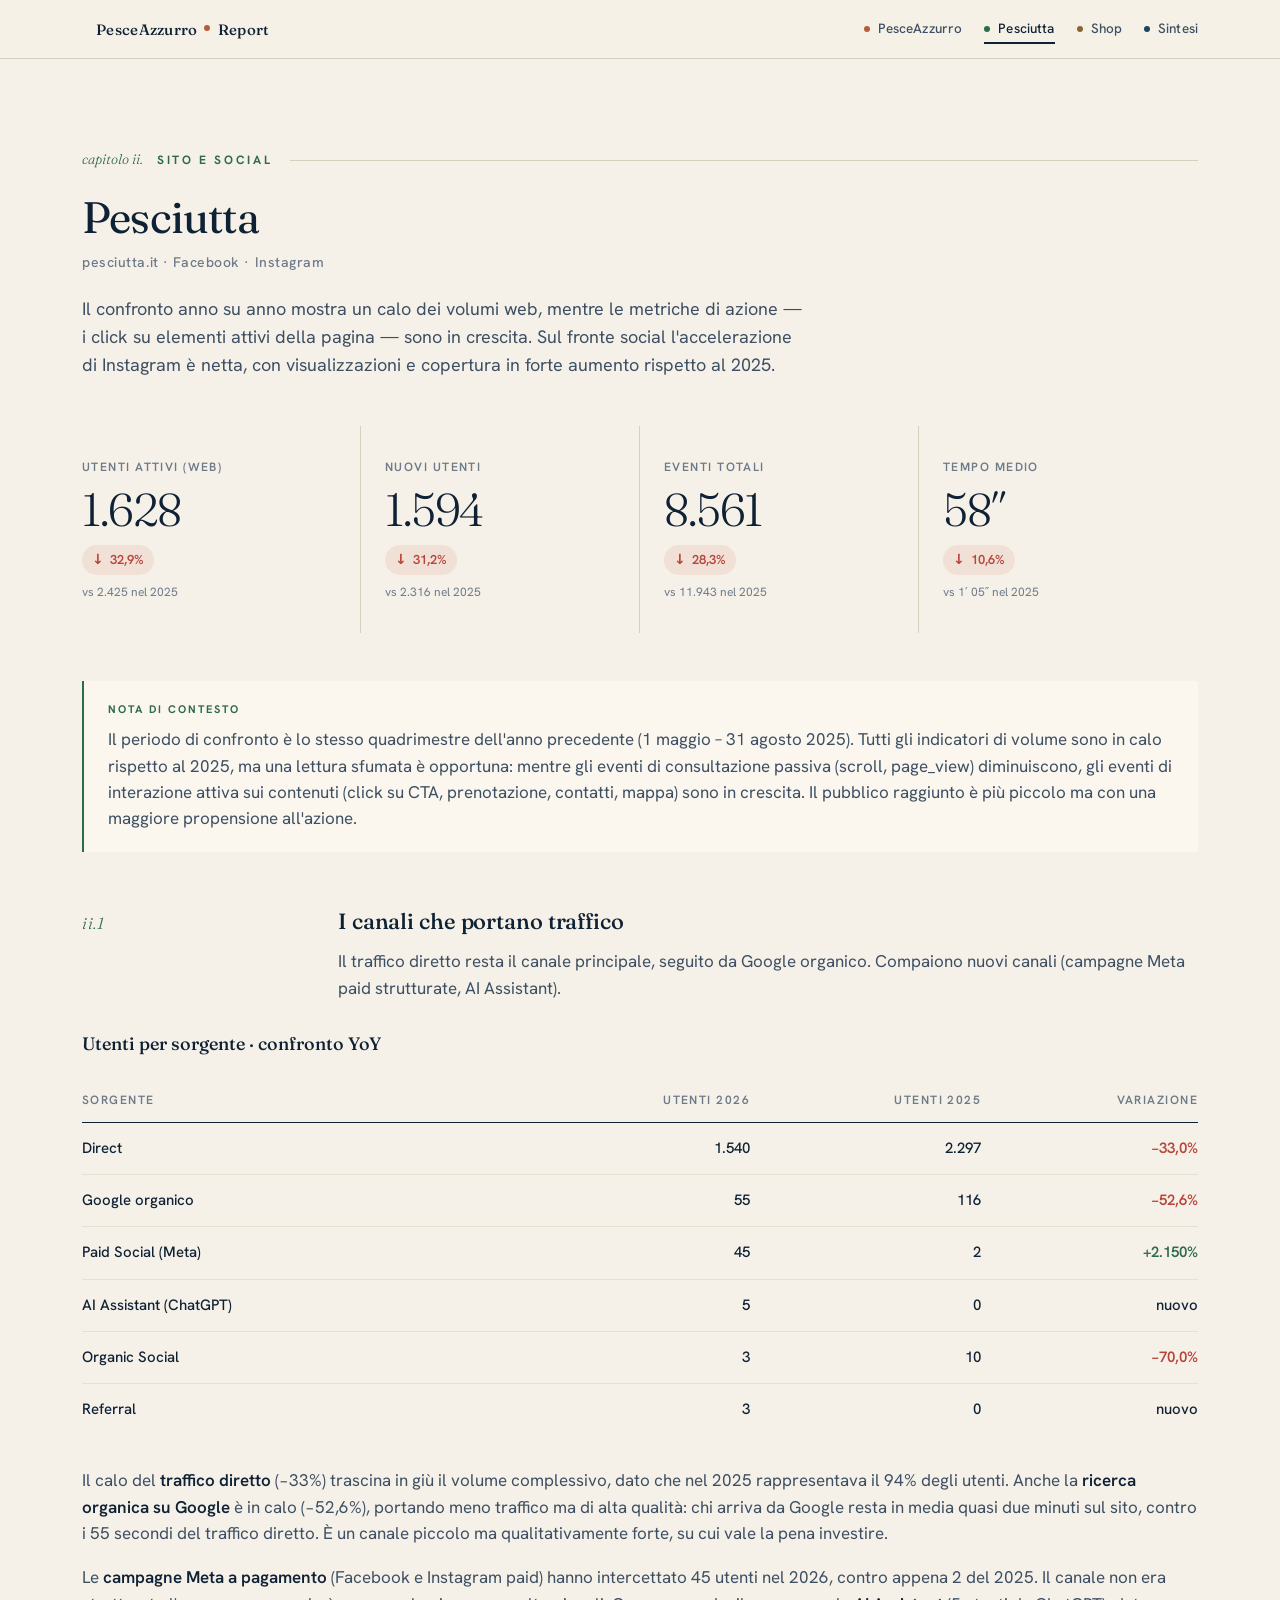
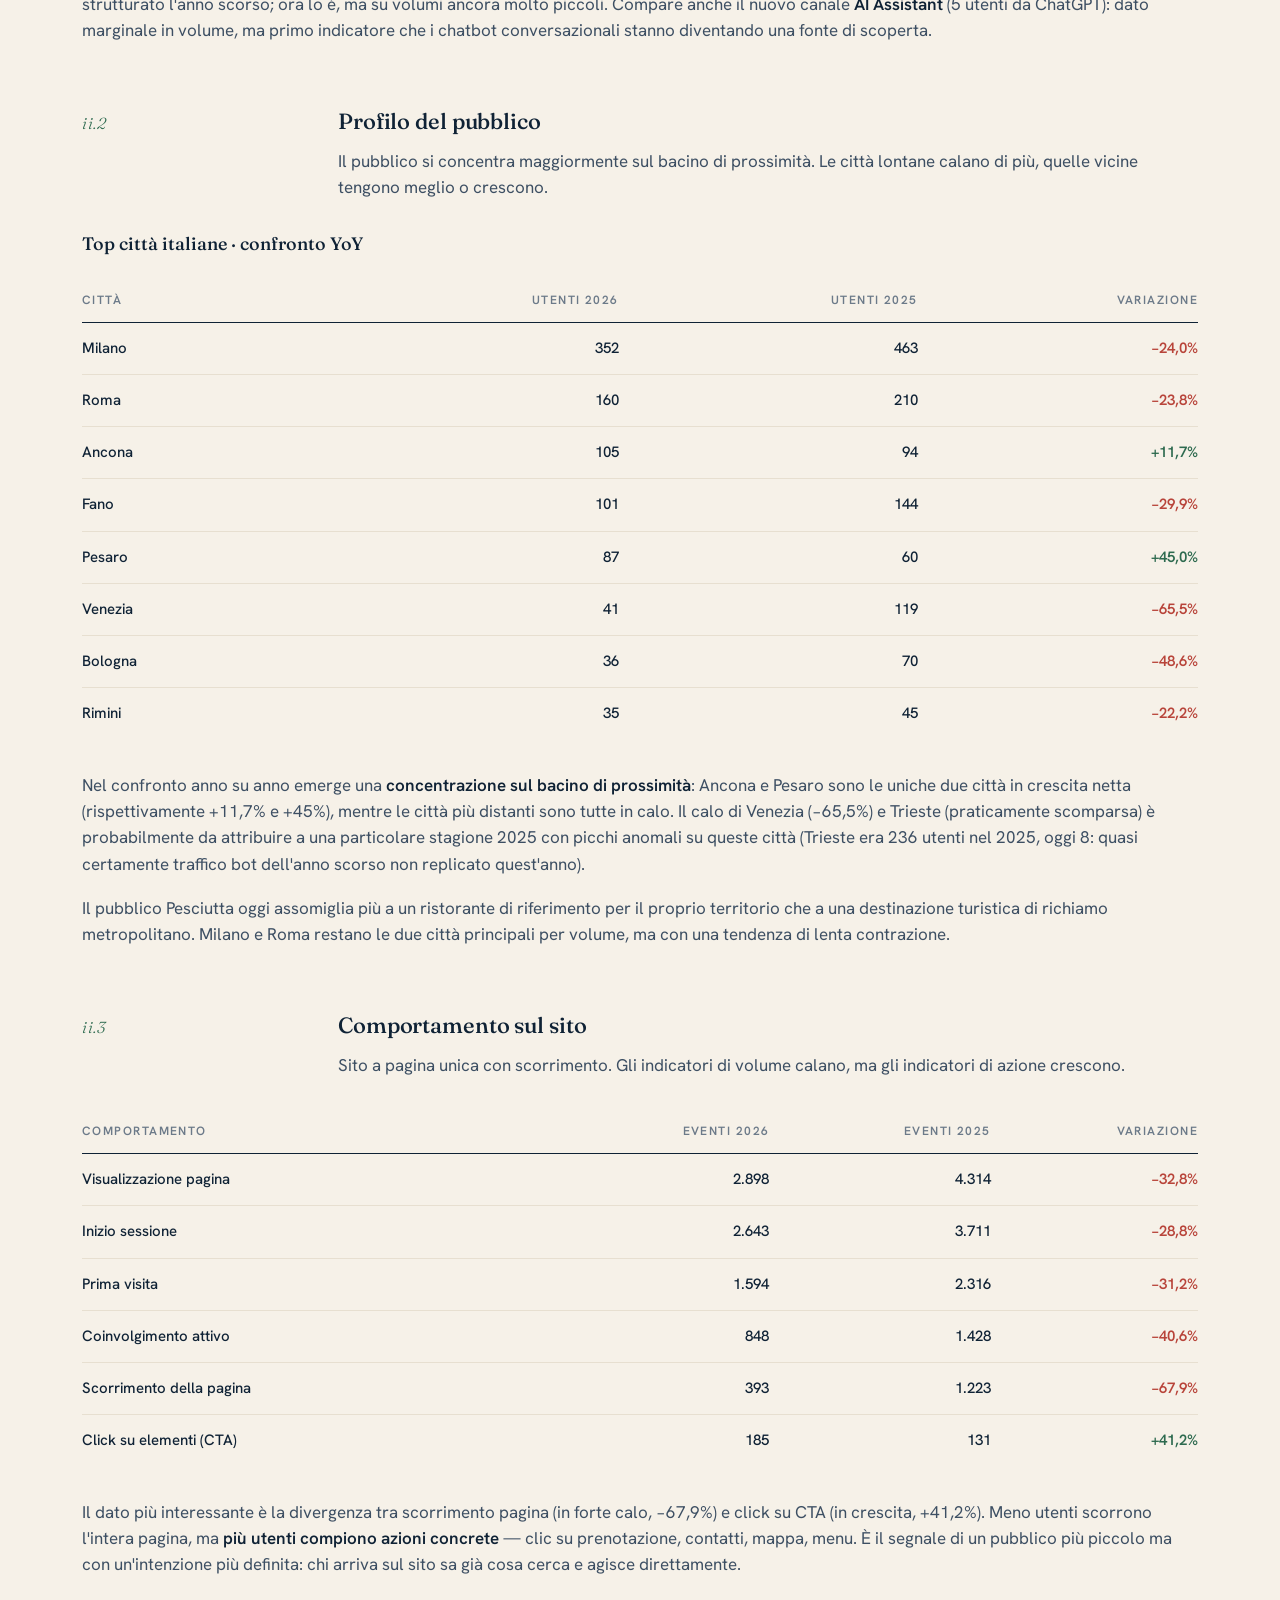
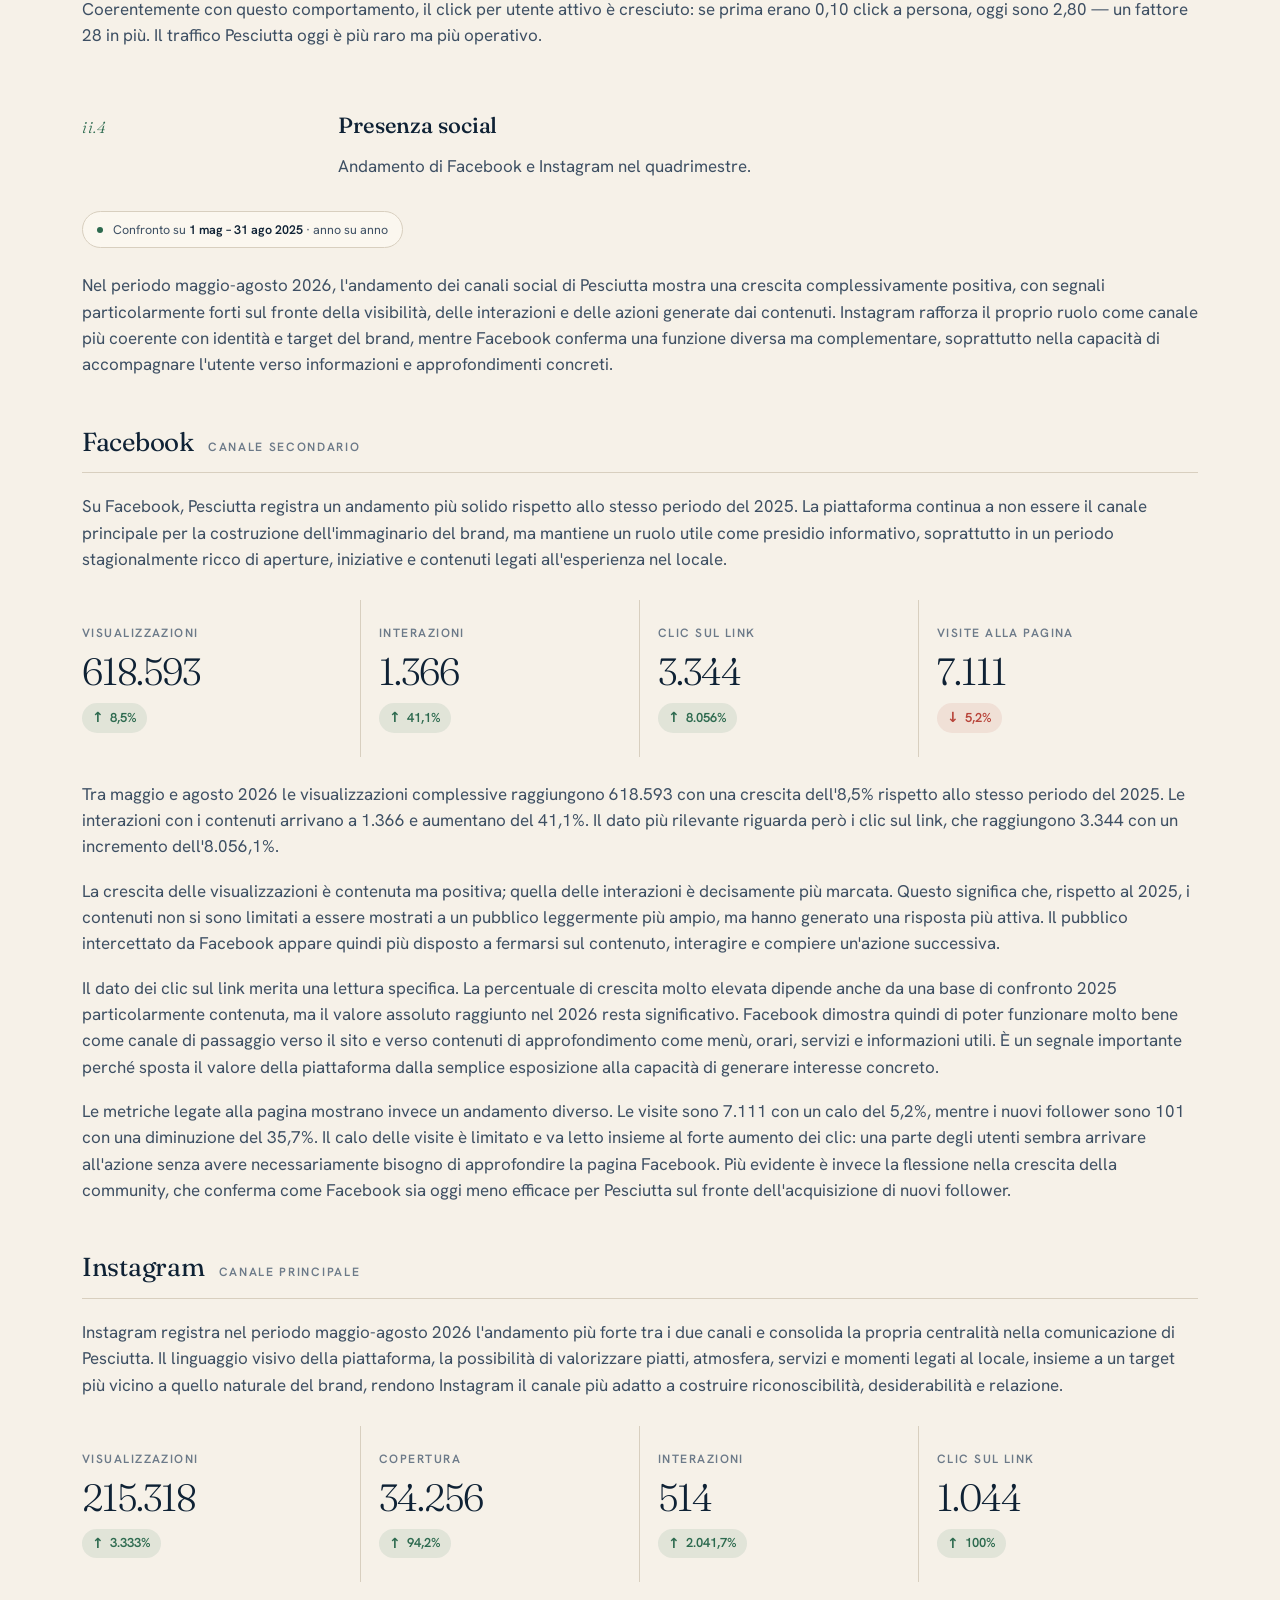
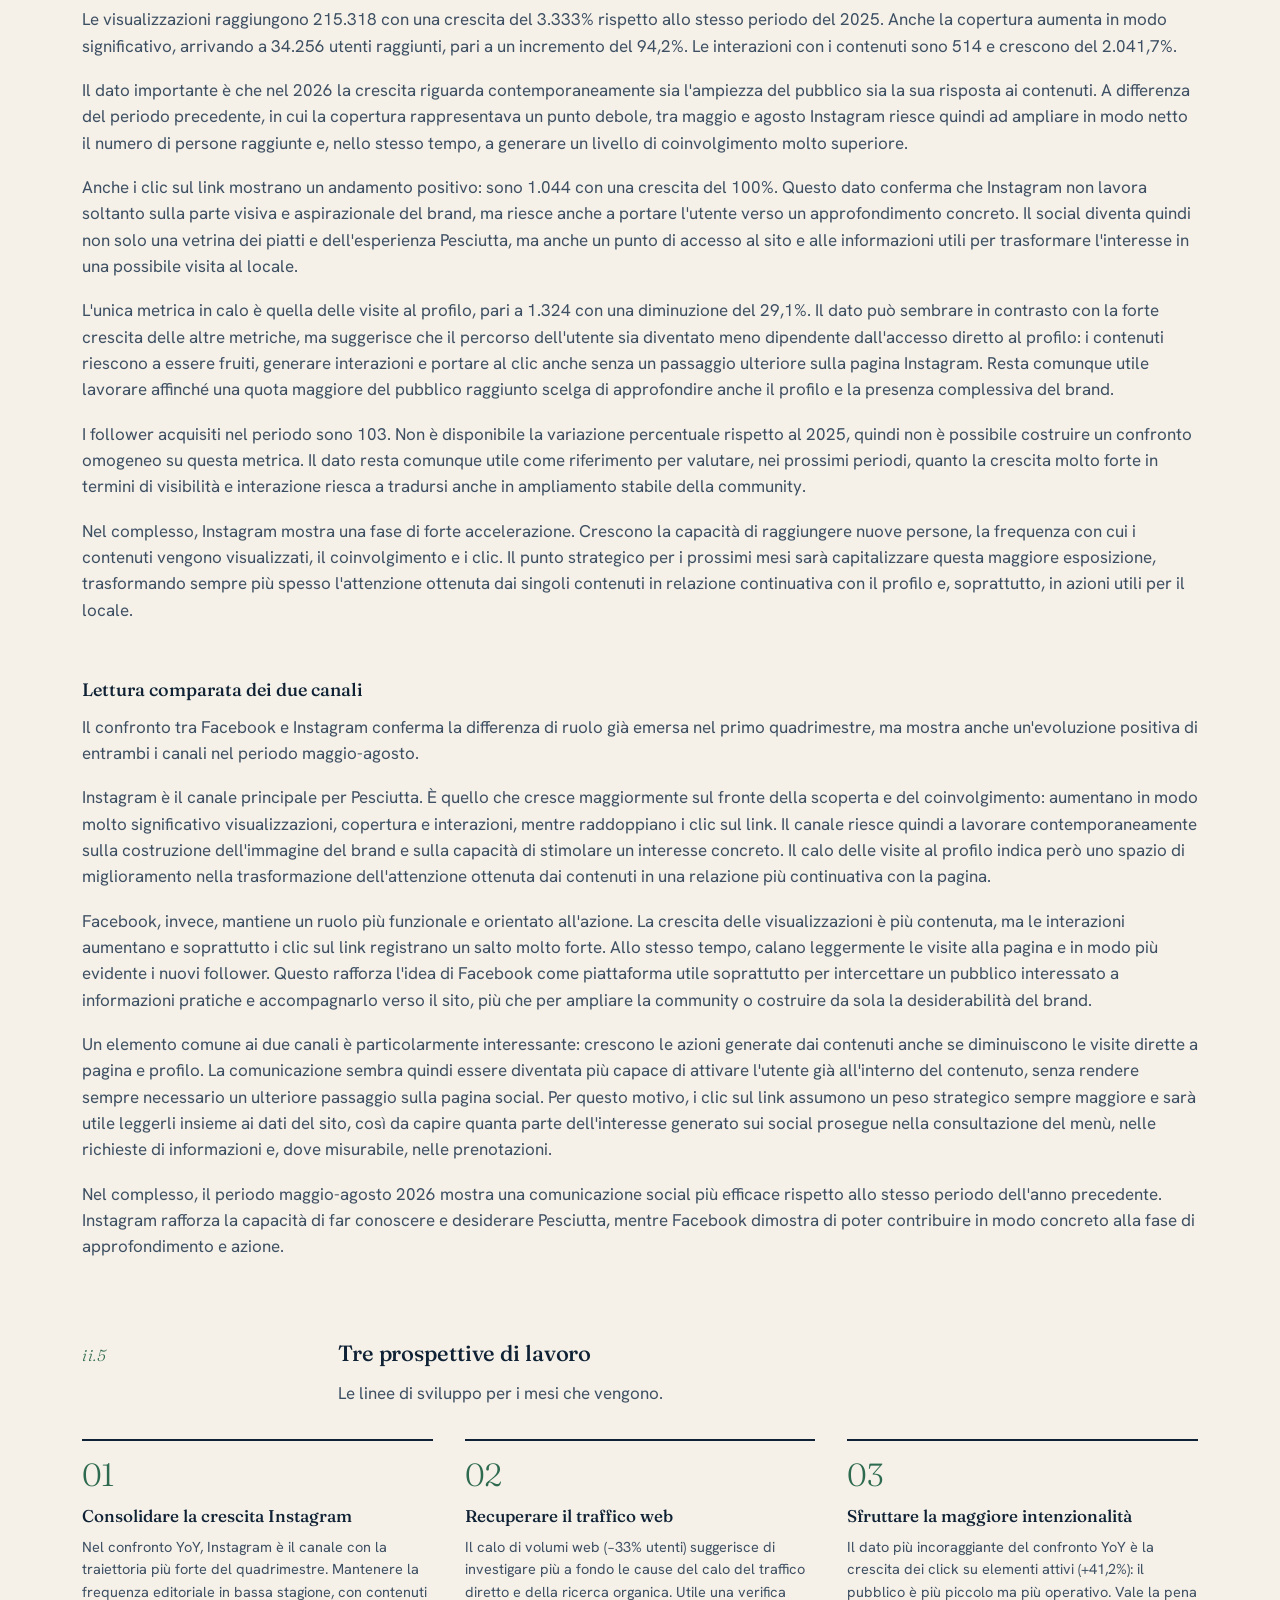
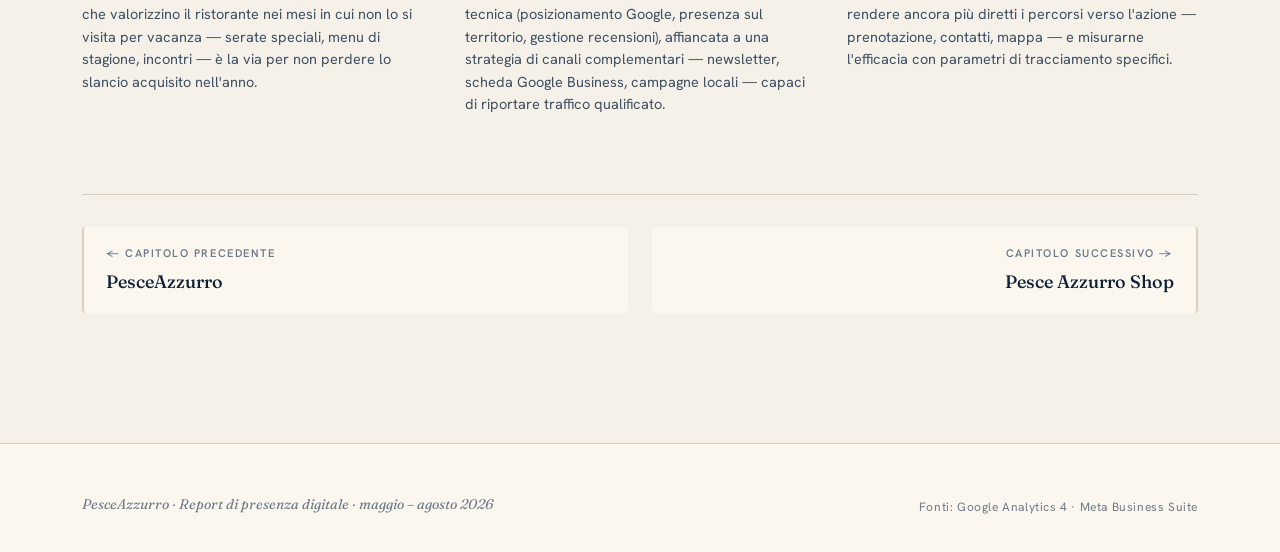
<file: pesciutta.html>
<!DOCTYPE html>
<html lang="it">
<head>
<meta charset="UTF-8">
<meta name="viewport" content="width=device-width, initial-scale=1.0">
<meta name="robots" content="noindex, nofollow">
<title>Pesciutta · sito e social · Report mag–ago 2026</title>
<meta name="description" content="Capitolo Pesciutta: sito e canali social. Dati maggio – agosto 2026.">

<link rel="preconnect" href="https://fonts.googleapis.com">
<link rel="preconnect" href="https://fonts.gstatic.com" crossorigin>
<link href="https://fonts.googleapis.com/css2?family=Fraunces:ital,opsz,wght@0,9..144,300..700;1,9..144,300..700&family=Hanken+Grotesk:wght@300;400;500;600;700&display=swap" rel="stylesheet">

<link rel="stylesheet" href="style.css">
</head>
<body class="page-pesciutta">

<nav class="top">
  <div class="nav-inner">
    <a href="index.html" class="brand">PesceAzzurro<span class="dot"></span>Report</a>
    <ul>
      <li><a href="pesceazzurro.html" class="nav-pa">PesceAzzurro</a></li>
      <li><a href="pesciutta.html" class="nav-pe current">Pesciutta</a></li>
      <li><a href="shop.html" class="nav-sh">Shop</a></li>
      <li><a href="sintesi.html" class="nav-syn">Sintesi</a></li>
    </ul>
  </div>
</nav>

<section class="chapter">
  <div class="wrap">

    <div class="chapter-header">
      <div class="ch-eyebrow">
        <span class="ch-num">capitolo ii.</span>
        Sito e social
      </div>
      <h2>Pesciutta<span class="url">pesciutta.it · Facebook · Instagram</span></h2>
      <p class="lede">
        Il confronto anno su anno mostra un calo dei volumi web, mentre le metriche di azione — i click su elementi attivi della pagina — sono in crescita. Sul fronte social l'accelerazione di Instagram è netta, con visualizzazioni e copertura in forte aumento rispetto al 2025.
      </p>
    </div>

    <div class="kpi-grid">
      <div class="kpi">
        <div class="label">Utenti attivi (web)</div>
        <div class="value">1.628</div>
        <span class="delta down">32,9%</span>
        <span class="delta-label">vs 2.425 nel 2025</span>
      </div>
      <div class="kpi">
        <div class="label">Nuovi utenti</div>
        <div class="value">1.594</div>
        <span class="delta down">31,2%</span>
        <span class="delta-label">vs 2.316 nel 2025</span>
      </div>
      <div class="kpi">
        <div class="label">Eventi totali</div>
        <div class="value">8.561</div>
        <span class="delta down">28,3%</span>
        <span class="delta-label">vs 11.943 nel 2025</span>
      </div>
      <div class="kpi">
        <div class="label">Tempo medio</div>
        <div class="value">58″</div>
        <span class="delta down">10,6%</span>
        <span class="delta-label">vs 1′ 05″ nel 2025</span>
      </div>
    </div>

    <div class="callout" style="margin-top: 48px;">
      <span class="tag">Nota di contesto</span>
      <p>Il periodo di confronto è lo stesso quadrimestre dell'anno precedente (1 maggio – 31 agosto 2025). Tutti gli indicatori di volume sono in calo rispetto al 2025, ma una lettura sfumata è opportuna: mentre gli eventi di consultazione passiva (scroll, page_view) diminuiscono, gli eventi di interazione attiva sui contenuti (click su CTA, prenotazione, contatti, mappa) sono in crescita. Il pubblico raggiunto è più piccolo ma con una maggiore propensione all'azione.</p>
    </div>

    <div class="sec-intro" style="margin-top: 56px;">
      <div class="num-side">ii.1</div>
      <div>
        <h3 style="margin-top: 0;">I canali che portano traffico</h3>
        <p>Il traffico diretto resta il canale principale, seguito da Google organico. Compaiono nuovi canali (campagne Meta paid strutturate, AI Assistant).</p>
      </div>
    </div>

    <h4>Utenti per sorgente · confronto YoY</h4>
    <table>
      <thead>
        <tr>
          <th>Sorgente</th>
          <th class="num">Utenti 2026</th>
          <th class="num">Utenti 2025</th>
          <th class="num">Variazione</th>
        </tr>
      </thead>
      <tbody>
        <tr><td class="label">Direct</td><td class="num">1.540</td><td class="num">2.297</td><td class="num"><span class="neg">−33,0%</span></td></tr>
        <tr><td class="label">Google organico</td><td class="num">55</td><td class="num">116</td><td class="num"><span class="neg">−52,6%</span></td></tr>
        <tr><td class="label">Paid Social (Meta)</td><td class="num">45</td><td class="num">2</td><td class="num"><span class="pos">+2.150%</span></td></tr>
        <tr><td class="label">AI Assistant (ChatGPT)</td><td class="num">5</td><td class="num">0</td><td class="num">nuovo</td></tr>
        <tr><td class="label">Organic Social</td><td class="num">3</td><td class="num">10</td><td class="num"><span class="neg">−70,0%</span></td></tr>
        <tr><td class="label">Referral</td><td class="num">3</td><td class="num">0</td><td class="num">nuovo</td></tr>
      </tbody>
    </table>

    <p>Il calo del <strong>traffico diretto</strong> (−33%) trascina in giù il volume complessivo, dato che nel 2025 rappresentava il 94% degli utenti. Anche la <strong>ricerca organica su Google</strong> è in calo (−52,6%), portando meno traffico ma di alta qualità: chi arriva da Google resta in media quasi due minuti sul sito, contro i 55 secondi del traffico diretto. È un canale piccolo ma qualitativamente forte, su cui vale la pena investire.</p>

    <p>Le <strong>campagne Meta a pagamento</strong> (Facebook e Instagram paid) hanno intercettato 45 utenti nel 2026, contro appena 2 del 2025. Il canale non era strutturato l'anno scorso; ora lo è, ma su volumi ancora molto piccoli. Compare anche il nuovo canale <strong>AI Assistant</strong> (5 utenti da ChatGPT): dato marginale in volume, ma primo indicatore che i chatbot conversazionali stanno diventando una fonte di scoperta.</p>

    <div class="sec-intro" style="margin-top: 64px;">
      <div class="num-side">ii.2</div>
      <div>
        <h3 style="margin-top: 0;">Profilo del pubblico</h3>
        <p>Il pubblico si concentra maggiormente sul bacino di prossimità. Le città lontane calano di più, quelle vicine tengono meglio o crescono.</p>
      </div>
    </div>

    <h4>Top città italiane · confronto YoY</h4>
    <table>
      <thead>
        <tr>
          <th>Città</th>
          <th class="num">Utenti 2026</th>
          <th class="num">Utenti 2025</th>
          <th class="num">Variazione</th>
        </tr>
      </thead>
      <tbody>
        <tr><td class="label">Milano</td><td class="num">352</td><td class="num">463</td><td class="num"><span class="neg">−24,0%</span></td></tr>
        <tr><td class="label">Roma</td><td class="num">160</td><td class="num">210</td><td class="num"><span class="neg">−23,8%</span></td></tr>
        <tr><td class="label">Ancona</td><td class="num">105</td><td class="num">94</td><td class="num"><span class="pos">+11,7%</span></td></tr>
        <tr><td class="label">Fano</td><td class="num">101</td><td class="num">144</td><td class="num"><span class="neg">−29,9%</span></td></tr>
        <tr><td class="label">Pesaro</td><td class="num">87</td><td class="num">60</td><td class="num"><span class="pos">+45,0%</span></td></tr>
        <tr><td class="label">Venezia</td><td class="num">41</td><td class="num">119</td><td class="num"><span class="neg">−65,5%</span></td></tr>
        <tr><td class="label">Bologna</td><td class="num">36</td><td class="num">70</td><td class="num"><span class="neg">−48,6%</span></td></tr>
        <tr><td class="label">Rimini</td><td class="num">35</td><td class="num">45</td><td class="num"><span class="neg">−22,2%</span></td></tr>
      </tbody>
    </table>

    <p>Nel confronto anno su anno emerge una <strong>concentrazione sul bacino di prossimità</strong>: Ancona e Pesaro sono le uniche due città in crescita netta (rispettivamente +11,7% e +45%), mentre le città più distanti sono tutte in calo. Il calo di Venezia (−65,5%) e Trieste (praticamente scomparsa) è probabilmente da attribuire a una particolare stagione 2025 con picchi anomali su queste città (Trieste era 236 utenti nel 2025, oggi 8: quasi certamente traffico bot dell'anno scorso non replicato quest'anno).</p>

    <p>Il pubblico Pesciutta oggi assomiglia più a un ristorante di riferimento per il proprio territorio che a una destinazione turistica di richiamo metropolitano. Milano e Roma restano le due città principali per volume, ma con una tendenza di lenta contrazione.</p>

    <div class="sec-intro" style="margin-top: 64px;">
      <div class="num-side">ii.3</div>
      <div>
        <h3 style="margin-top: 0;">Comportamento sul sito</h3>
        <p>Sito a pagina unica con scorrimento. Gli indicatori di volume calano, ma gli indicatori di azione crescono.</p>
      </div>
    </div>

    <table>
      <thead>
        <tr>
          <th>Comportamento</th>
          <th class="num">Eventi 2026</th>
          <th class="num">Eventi 2025</th>
          <th class="num">Variazione</th>
        </tr>
      </thead>
      <tbody>
        <tr><td class="label">Visualizzazione pagina</td><td class="num">2.898</td><td class="num">4.314</td><td class="num"><span class="neg">−32,8%</span></td></tr>
        <tr><td class="label">Inizio sessione</td><td class="num">2.643</td><td class="num">3.711</td><td class="num"><span class="neg">−28,8%</span></td></tr>
        <tr><td class="label">Prima visita</td><td class="num">1.594</td><td class="num">2.316</td><td class="num"><span class="neg">−31,2%</span></td></tr>
        <tr><td class="label">Coinvolgimento attivo</td><td class="num">848</td><td class="num">1.428</td><td class="num"><span class="neg">−40,6%</span></td></tr>
        <tr><td class="label">Scorrimento della pagina</td><td class="num">393</td><td class="num">1.223</td><td class="num"><span class="neg">−67,9%</span></td></tr>
        <tr><td class="label">Click su elementi (CTA)</td><td class="num">185</td><td class="num">131</td><td class="num"><span class="pos">+41,2%</span></td></tr>
      </tbody>
    </table>

    <p>Il dato più interessante è la divergenza tra scorrimento pagina (in forte calo, −67,9%) e click su CTA (in crescita, +41,2%). Meno utenti scorrono l'intera pagina, ma <strong>più utenti compiono azioni concrete</strong> — clic su prenotazione, contatti, mappa, menu. È il segnale di un pubblico più piccolo ma con un'intenzione più definita: chi arriva sul sito sa già cosa cerca e agisce direttamente.</p>

    <p>Coerentemente con questo comportamento, il click per utente attivo è cresciuto: se prima erano 0,10 click a persona, oggi sono 2,80 — un fattore 28 in più. Il traffico Pesciutta oggi è più raro ma più operativo.</p>

    <div class="sec-intro" style="margin-top: 64px;">
      <div class="num-side">ii.4</div>
      <div>
        <h3 style="margin-top: 0;">Presenza social</h3>
        <p>Andamento di Facebook e Instagram nel quadrimestre.</p>
      </div>
    </div>

    <div class="period-note">
      <span>Confronto su <strong>1 mag – 31 ago 2025</strong> · anno su anno</span>
    </div>

    <p>Nel periodo maggio-agosto 2026, l'andamento dei canali social di Pesciutta mostra una crescita complessivamente positiva, con segnali particolarmente forti sul fronte della visibilità, delle interazioni e delle azioni generate dai contenuti. Instagram rafforza il proprio ruolo come canale più coerente con identità e target del brand, mentre Facebook conferma una funzione diversa ma complementare, soprattutto nella capacità di accompagnare l'utente verso informazioni e approfondimenti concreti.</p>

    <div class="channel-block">
      <div class="channel-head">
        <h4>Facebook</h4>
        <span class="role">canale secondario</span>
      </div>

      <p>Su Facebook, Pesciutta registra un andamento più solido rispetto allo stesso periodo del 2025. La piattaforma continua a non essere il canale principale per la costruzione dell'immaginario del brand, ma mantiene un ruolo utile come presidio informativo, soprattutto in un periodo stagionalmente ricco di aperture, iniziative e contenuti legati all'esperienza nel locale.</p>

      <div class="kpi-grid dense" style="margin-top: 28px;">
        <div class="kpi">
          <div class="label">Visualizzazioni</div>
          <div class="value">618.593</div>
          <span class="delta">8,5%</span>
        </div>
        <div class="kpi">
          <div class="label">Interazioni</div>
          <div class="value">1.366</div>
          <span class="delta">41,1%</span>
        </div>
        <div class="kpi">
          <div class="label">Clic sul link</div>
          <div class="value">3.344</div>
          <span class="delta">8.056%</span>
        </div>
        <div class="kpi">
          <div class="label">Visite alla pagina</div>
          <div class="value">7.111</div>
          <span class="delta down">5,2%</span>
        </div>
      </div>

      <p style="margin-top: 24px;">Tra maggio e agosto 2026 le visualizzazioni complessive raggiungono 618.593 con una crescita dell'8,5% rispetto allo stesso periodo del 2025. Le interazioni con i contenuti arrivano a 1.366 e aumentano del 41,1%. Il dato più rilevante riguarda però i clic sul link, che raggiungono 3.344 con un incremento dell'8.056,1%.</p>

      <p>La crescita delle visualizzazioni è contenuta ma positiva; quella delle interazioni è decisamente più marcata. Questo significa che, rispetto al 2025, i contenuti non si sono limitati a essere mostrati a un pubblico leggermente più ampio, ma hanno generato una risposta più attiva. Il pubblico intercettato da Facebook appare quindi più disposto a fermarsi sul contenuto, interagire e compiere un'azione successiva.</p>

      <p>Il dato dei clic sul link merita una lettura specifica. La percentuale di crescita molto elevata dipende anche da una base di confronto 2025 particolarmente contenuta, ma il valore assoluto raggiunto nel 2026 resta significativo. Facebook dimostra quindi di poter funzionare molto bene come canale di passaggio verso il sito e verso contenuti di approfondimento come menù, orari, servizi e informazioni utili. È un segnale importante perché sposta il valore della piattaforma dalla semplice esposizione alla capacità di generare interesse concreto.</p>

      <p>Le metriche legate alla pagina mostrano invece un andamento diverso. Le visite sono 7.111 con un calo del 5,2%, mentre i nuovi follower sono 101 con una diminuzione del 35,7%. Il calo delle visite è limitato e va letto insieme al forte aumento dei clic: una parte degli utenti sembra arrivare all'azione senza avere necessariamente bisogno di approfondire la pagina Facebook. Più evidente è invece la flessione nella crescita della community, che conferma come Facebook sia oggi meno efficace per Pesciutta sul fronte dell'acquisizione di nuovi follower.</p>
    </div>

    <div class="channel-block">
      <div class="channel-head">
        <h4>Instagram</h4>
        <span class="role">canale principale</span>
      </div>

      <p>Instagram registra nel periodo maggio-agosto 2026 l'andamento più forte tra i due canali e consolida la propria centralità nella comunicazione di Pesciutta. Il linguaggio visivo della piattaforma, la possibilità di valorizzare piatti, atmosfera, servizi e momenti legati al locale, insieme a un target più vicino a quello naturale del brand, rendono Instagram il canale più adatto a costruire riconoscibilità, desiderabilità e relazione.</p>

      <div class="kpi-grid dense" style="margin-top: 28px;">
        <div class="kpi">
          <div class="label">Visualizzazioni</div>
          <div class="value">215.318</div>
          <span class="delta">3.333%</span>
        </div>
        <div class="kpi">
          <div class="label">Copertura</div>
          <div class="value">34.256</div>
          <span class="delta">94,2%</span>
        </div>
        <div class="kpi">
          <div class="label">Interazioni</div>
          <div class="value">514</div>
          <span class="delta">2.041,7%</span>
        </div>
        <div class="kpi">
          <div class="label">Clic sul link</div>
          <div class="value">1.044</div>
          <span class="delta">100%</span>
        </div>
      </div>

      <p style="margin-top: 24px;">Le visualizzazioni raggiungono 215.318 con una crescita del 3.333% rispetto allo stesso periodo del 2025. Anche la copertura aumenta in modo significativo, arrivando a 34.256 utenti raggiunti, pari a un incremento del 94,2%. Le interazioni con i contenuti sono 514 e crescono del 2.041,7%.</p>

      <p>Il dato importante è che nel 2026 la crescita riguarda contemporaneamente sia l'ampiezza del pubblico sia la sua risposta ai contenuti. A differenza del periodo precedente, in cui la copertura rappresentava un punto debole, tra maggio e agosto Instagram riesce quindi ad ampliare in modo netto il numero di persone raggiunte e, nello stesso tempo, a generare un livello di coinvolgimento molto superiore.</p>

      <p>Anche i clic sul link mostrano un andamento positivo: sono 1.044 con una crescita del 100%. Questo dato conferma che Instagram non lavora soltanto sulla parte visiva e aspirazionale del brand, ma riesce anche a portare l'utente verso un approfondimento concreto. Il social diventa quindi non solo una vetrina dei piatti e dell'esperienza Pesciutta, ma anche un punto di accesso al sito e alle informazioni utili per trasformare l'interesse in una possibile visita al locale.</p>

      <p>L'unica metrica in calo è quella delle visite al profilo, pari a 1.324 con una diminuzione del 29,1%. Il dato può sembrare in contrasto con la forte crescita delle altre metriche, ma suggerisce che il percorso dell'utente sia diventato meno dipendente dall'accesso diretto al profilo: i contenuti riescono a essere fruiti, generare interazioni e portare al clic anche senza un passaggio ulteriore sulla pagina Instagram. Resta comunque utile lavorare affinché una quota maggiore del pubblico raggiunto scelga di approfondire anche il profilo e la presenza complessiva del brand.</p>

      <p>I follower acquisiti nel periodo sono 103. Non è disponibile la variazione percentuale rispetto al 2025, quindi non è possibile costruire un confronto omogeneo su questa metrica. Il dato resta comunque utile come riferimento per valutare, nei prossimi periodi, quanto la crescita molto forte in termini di visibilità e interazione riesca a tradursi anche in ampliamento stabile della community.</p>

      <p>Nel complesso, Instagram mostra una fase di forte accelerazione. Crescono la capacità di raggiungere nuove persone, la frequenza con cui i contenuti vengono visualizzati, il coinvolgimento e i clic. Il punto strategico per i prossimi mesi sarà capitalizzare questa maggiore esposizione, trasformando sempre più spesso l'attenzione ottenuta dai singoli contenuti in relazione continuativa con il profilo e, soprattutto, in azioni utili per il locale.</p>
    </div>

    <div style="margin-top: 56px;">
      <h4>Lettura comparata dei due canali</h4>
      <p>Il confronto tra Facebook e Instagram conferma la differenza di ruolo già emersa nel primo quadrimestre, ma mostra anche un'evoluzione positiva di entrambi i canali nel periodo maggio-agosto.</p>
      <p>Instagram è il canale principale per Pesciutta. È quello che cresce maggiormente sul fronte della scoperta e del coinvolgimento: aumentano in modo molto significativo visualizzazioni, copertura e interazioni, mentre raddoppiano i clic sul link. Il canale riesce quindi a lavorare contemporaneamente sulla costruzione dell'immagine del brand e sulla capacità di stimolare un interesse concreto. Il calo delle visite al profilo indica però uno spazio di miglioramento nella trasformazione dell'attenzione ottenuta dai contenuti in una relazione più continuativa con la pagina.</p>
      <p>Facebook, invece, mantiene un ruolo più funzionale e orientato all'azione. La crescita delle visualizzazioni è più contenuta, ma le interazioni aumentano e soprattutto i clic sul link registrano un salto molto forte. Allo stesso tempo, calano leggermente le visite alla pagina e in modo più evidente i nuovi follower. Questo rafforza l'idea di Facebook come piattaforma utile soprattutto per intercettare un pubblico interessato a informazioni pratiche e accompagnarlo verso il sito, più che per ampliare la community o costruire da sola la desiderabilità del brand.</p>
      <p>Un elemento comune ai due canali è particolarmente interessante: crescono le azioni generate dai contenuti anche se diminuiscono le visite dirette a pagina e profilo. La comunicazione sembra quindi essere diventata più capace di attivare l'utente già all'interno del contenuto, senza rendere sempre necessario un ulteriore passaggio sulla pagina social. Per questo motivo, i clic sul link assumono un peso strategico sempre maggiore e sarà utile leggerli insieme ai dati del sito, così da capire quanta parte dell'interesse generato sui social prosegue nella consultazione del menù, nelle richieste di informazioni e, dove misurabile, nelle prenotazioni.</p>
      <p>Nel complesso, il periodo maggio-agosto 2026 mostra una comunicazione social più efficace rispetto allo stesso periodo dell'anno precedente. Instagram rafforza la capacità di far conoscere e desiderare Pesciutta, mentre Facebook dimostra di poter contribuire in modo concreto alla fase di approfondimento e azione.</p>
    </div>

    <div class="sec-intro" style="margin-top: 80px;">
      <div class="num-side">ii.5</div>
      <div>
        <h3 style="margin-top: 0;">Tre prospettive di lavoro</h3>
        <p>Le linee di sviluppo per i mesi che vengono.</p>
      </div>
    </div>

    <div class="persp-grid">
      <div class="persp">
        <div class="num">01</div>
        <h4>Consolidare la crescita Instagram</h4>
        <p>Nel confronto YoY, Instagram è il canale con la traiettoria più forte del quadrimestre. Mantenere la frequenza editoriale in bassa stagione, con contenuti che valorizzino il ristorante nei mesi in cui non lo si visita per vacanza — serate speciali, menu di stagione, incontri — è la via per non perdere lo slancio acquisito nell'anno.</p>
      </div>
      <div class="persp">
        <div class="num">02</div>
        <h4>Recuperare il traffico web</h4>
        <p>Il calo di volumi web (−33% utenti) suggerisce di investigare più a fondo le cause del calo del traffico diretto e della ricerca organica. Utile una verifica tecnica (posizionamento Google, presenza sul territorio, gestione recensioni), affiancata a una strategia di canali complementari — newsletter, scheda Google Business, campagne locali — capaci di riportare traffico qualificato.</p>
      </div>
      <div class="persp">
        <div class="num">03</div>
        <h4>Sfruttare la maggiore intenzionalità</h4>
        <p>Il dato più incoraggiante del confronto YoY è la crescita dei click su elementi attivi (+41,2%): il pubblico è più piccolo ma più operativo. Vale la pena rendere ancora più diretti i percorsi verso l'azione — prenotazione, contatti, mappa — e misurarne l'efficacia con parametri di tracciamento specifici.</p>
      </div>
    </div>

    <nav class="pager">
      <a href="pesceazzurro.html" class="prev">
        <span class="pager-label">← Capitolo precedente</span>
        <span class="pager-title">PesceAzzurro</span>
      </a>
      <a href="shop.html" class="next">
        <span class="pager-label">Capitolo successivo →</span>
        <span class="pager-title">Pesce Azzurro Shop</span>
      </a>
    </nav>

  </div>
</section>

<footer>
  <div class="wrap">
    <div class="foot-inner">
      <div class="sig">PesceAzzurro · Report di presenza digitale · maggio – agosto 2026</div>
      <div class="meta">Fonti: Google Analytics 4 · Meta Business Suite</div>
    </div>
  </div>
</footer>

</body>
</html>
</file>
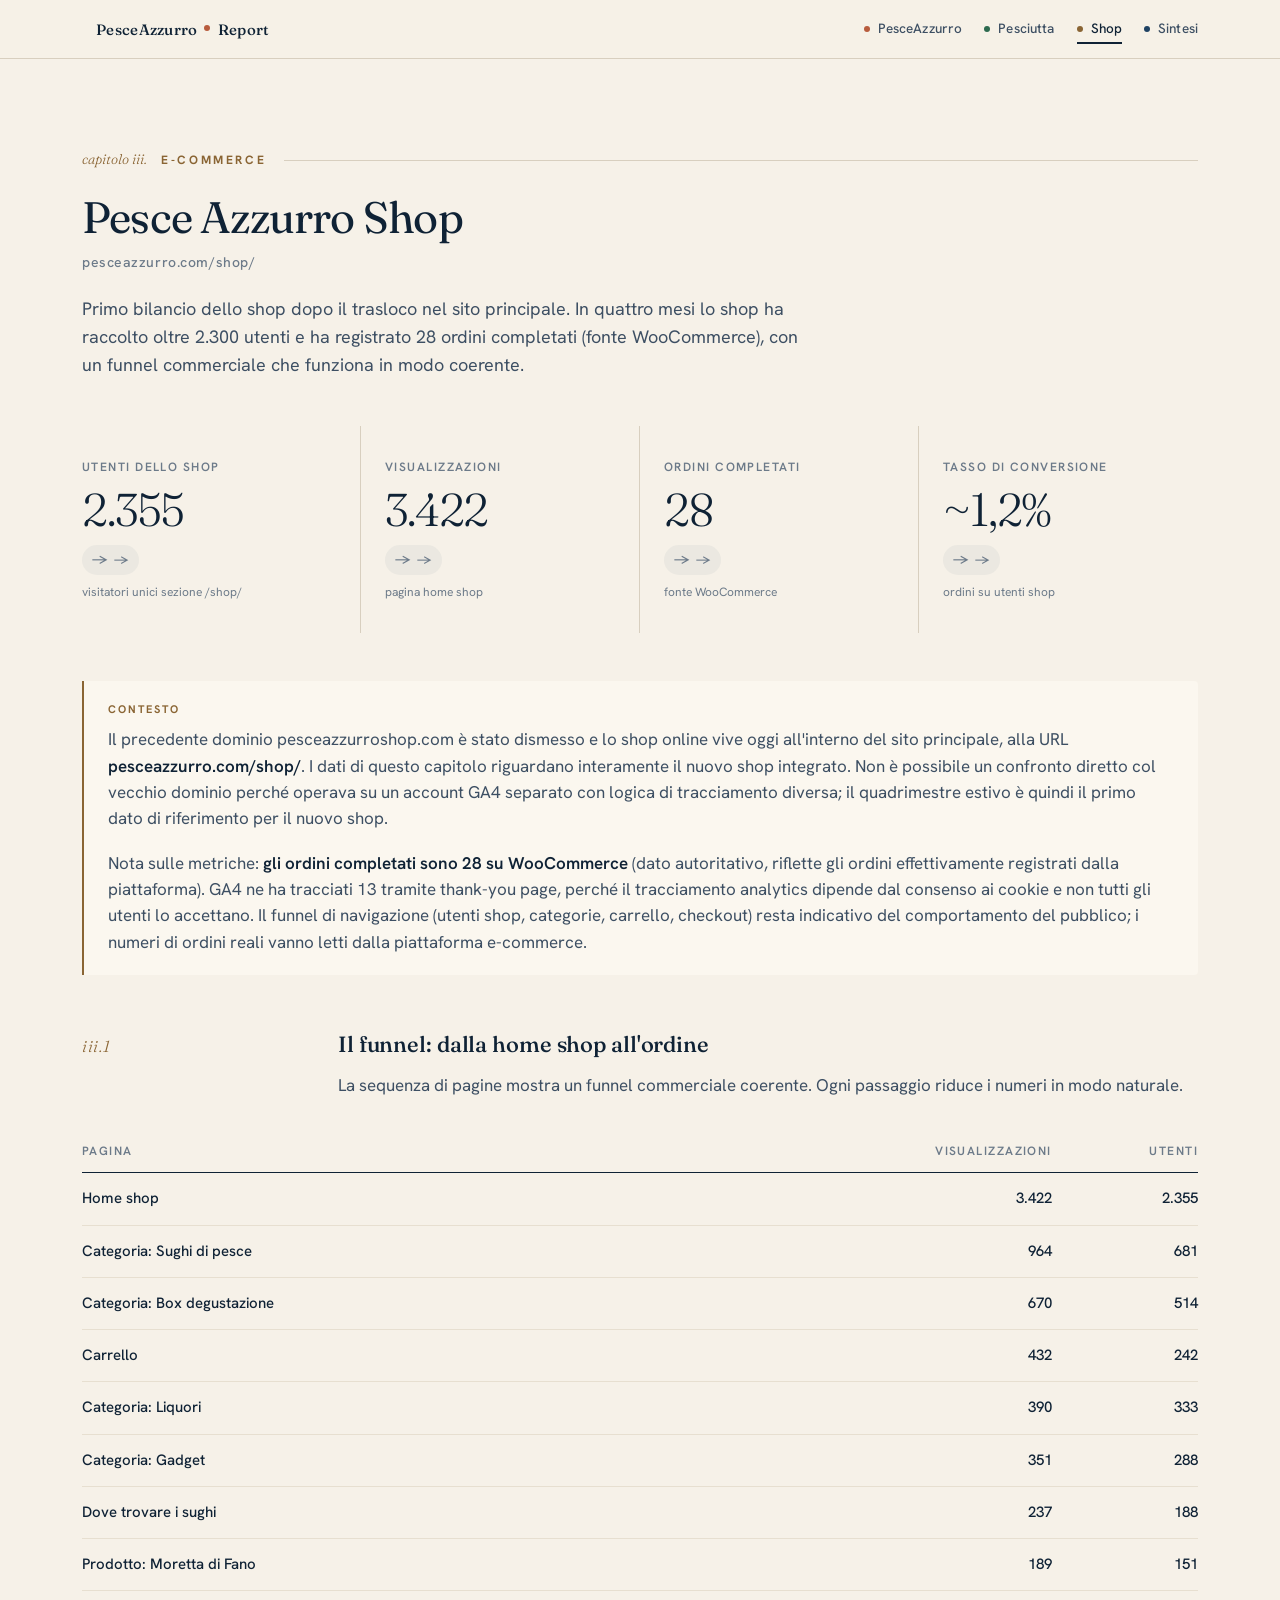
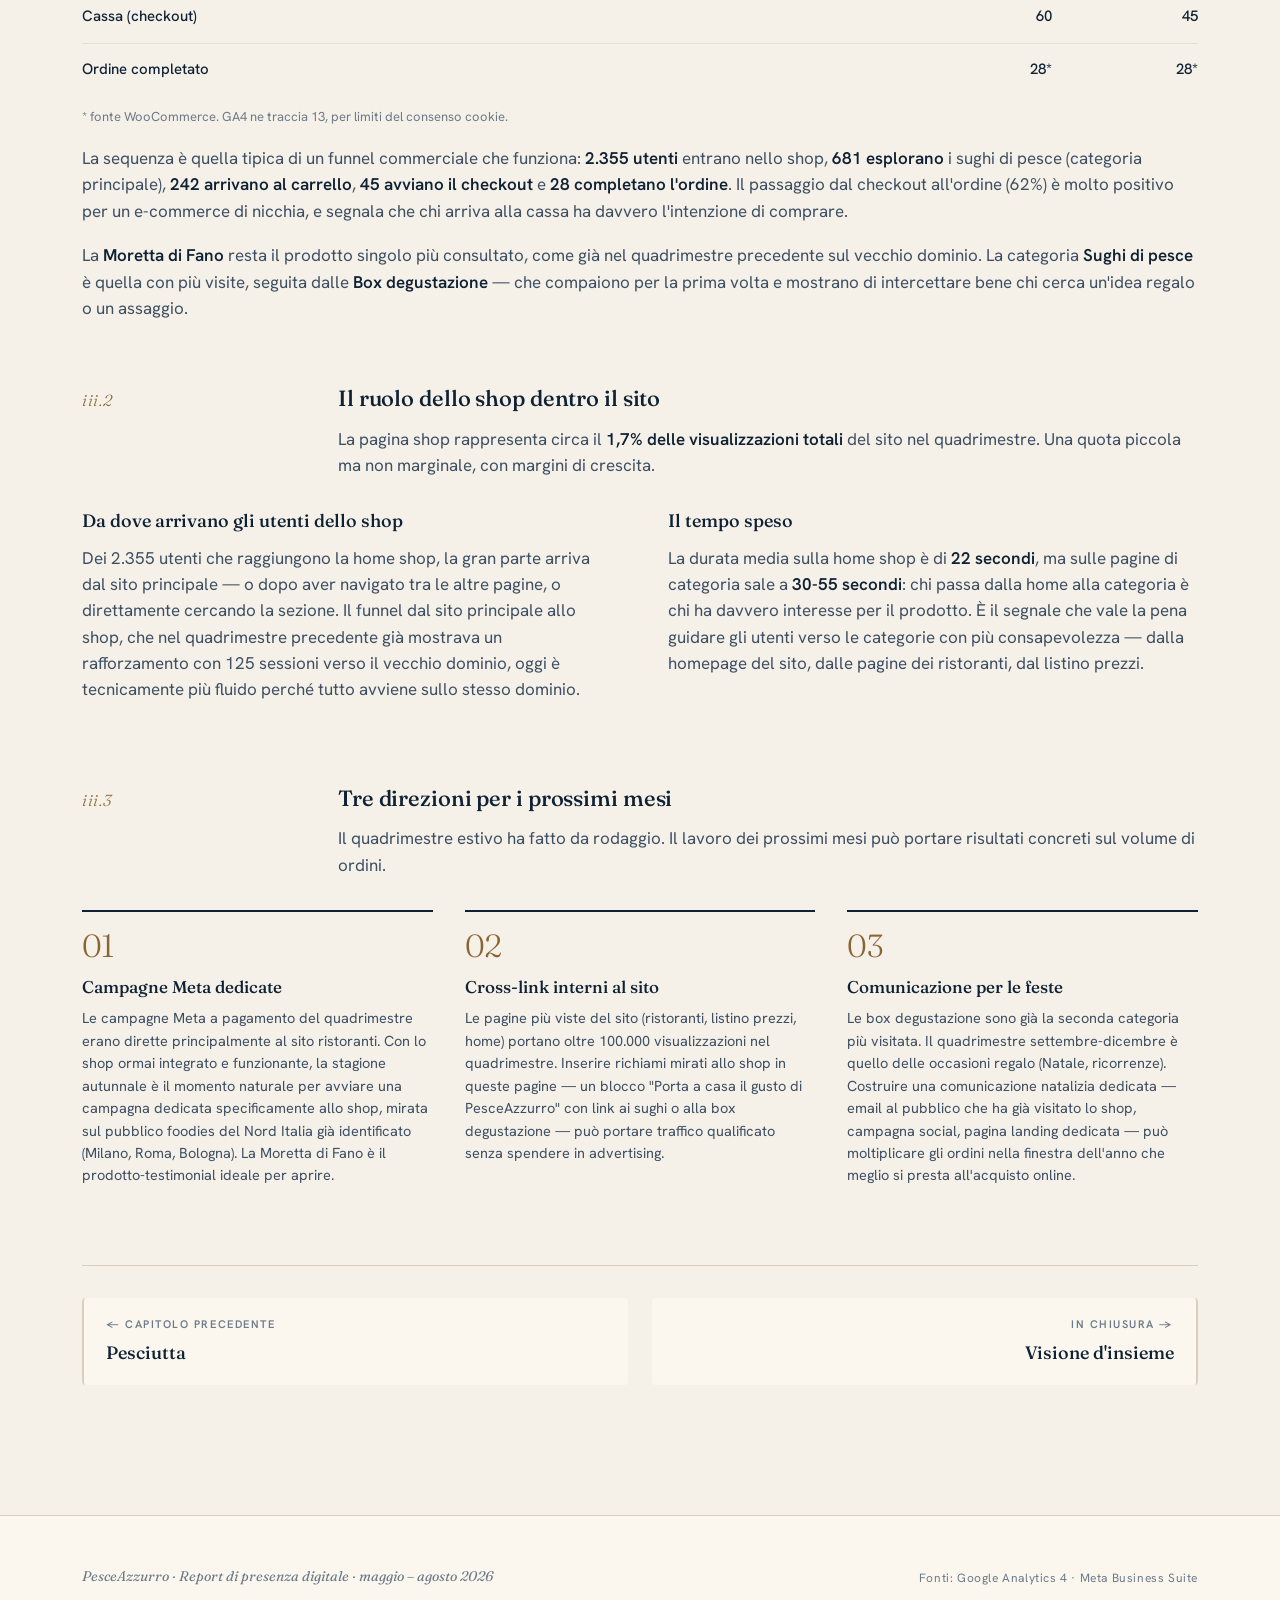
<file: shop.html>
<!DOCTYPE html>
<html lang="it">
<head>
<meta charset="UTF-8">
<meta name="viewport" content="width=device-width, initial-scale=1.0">
<meta name="robots" content="noindex, nofollow">
<title>Pesce Azzurro Shop · Report mag–ago 2026</title>
<meta name="description" content="Capitolo Shop: primo bilancio dell'e-commerce integrato in pesceazzurro.com/shop/">

<link rel="preconnect" href="https://fonts.googleapis.com">
<link rel="preconnect" href="https://fonts.gstatic.com" crossorigin>
<link href="https://fonts.googleapis.com/css2?family=Fraunces:ital,opsz,wght@0,9..144,300..700;1,9..144,300..700&family=Hanken+Grotesk:wght@300;400;500;600;700&display=swap" rel="stylesheet">

<link rel="stylesheet" href="style.css">
</head>
<body class="page-shop">

<nav class="top">
  <div class="nav-inner">
    <a href="index.html" class="brand">PesceAzzurro<span class="dot"></span>Report</a>
    <ul>
      <li><a href="pesceazzurro.html" class="nav-pa">PesceAzzurro</a></li>
      <li><a href="pesciutta.html" class="nav-pe">Pesciutta</a></li>
      <li><a href="shop.html" class="nav-sh current">Shop</a></li>
      <li><a href="sintesi.html" class="nav-syn">Sintesi</a></li>
    </ul>
  </div>
</nav>

<section class="chapter">
  <div class="wrap">

    <div class="chapter-header">
      <div class="ch-eyebrow">
        <span class="ch-num">capitolo iii.</span>
        E-commerce
      </div>
      <h2>Pesce Azzurro Shop<span class="url">pesceazzurro.com/shop/</span></h2>
      <p class="lede">
        Primo bilancio dello shop dopo il trasloco nel sito principale. In quattro mesi lo shop ha raccolto oltre 2.300 utenti e ha registrato 28 ordini completati (fonte WooCommerce), con un funnel commerciale che funziona in modo coerente.
      </p>
    </div>

    <div class="kpi-grid">
      <div class="kpi">
        <div class="label">Utenti dello shop</div>
        <div class="value">2.355</div>
        <span class="delta neutral">→</span>
        <span class="delta-label">visitatori unici sezione /shop/</span>
      </div>
      <div class="kpi">
        <div class="label">Visualizzazioni</div>
        <div class="value">3.422</div>
        <span class="delta neutral">→</span>
        <span class="delta-label">pagina home shop</span>
      </div>
      <div class="kpi">
        <div class="label">Ordini completati</div>
        <div class="value">28</div>
        <span class="delta neutral">→</span>
        <span class="delta-label">fonte WooCommerce</span>
      </div>
      <div class="kpi">
        <div class="label">Tasso di conversione</div>
        <div class="value">~1,2%</div>
        <span class="delta neutral">→</span>
        <span class="delta-label">ordini su utenti shop</span>
      </div>
    </div>

    <div class="callout" style="margin-top: 48px;">
      <span class="tag">Contesto</span>
      <p>Il precedente dominio pesceazzurroshop.com è stato dismesso e lo shop online vive oggi all'interno del sito principale, alla URL <strong>pesceazzurro.com/shop/</strong>. I dati di questo capitolo riguardano interamente il nuovo shop integrato. Non è possibile un confronto diretto col vecchio dominio perché operava su un account GA4 separato con logica di tracciamento diversa; il quadrimestre estivo è quindi il primo dato di riferimento per il nuovo shop.</p>
      <p>Nota sulle metriche: <strong>gli ordini completati sono 28 su WooCommerce</strong> (dato autoritativo, riflette gli ordini effettivamente registrati dalla piattaforma). GA4 ne ha tracciati 13 tramite thank-you page, perché il tracciamento analytics dipende dal consenso ai cookie e non tutti gli utenti lo accettano. Il funnel di navigazione (utenti shop, categorie, carrello, checkout) resta indicativo del comportamento del pubblico; i numeri di ordini reali vanno letti dalla piattaforma e-commerce.</p>
    </div>

    <div class="sec-intro" style="margin-top: 56px;">
      <div class="num-side">iii.1</div>
      <div>
        <h3 style="margin-top: 0;">Il funnel: dalla home shop all'ordine</h3>
        <p>La sequenza di pagine mostra un funnel commerciale coerente. Ogni passaggio riduce i numeri in modo naturale.</p>
      </div>
    </div>

    <table>
      <thead>
        <tr>
          <th>Pagina</th>
          <th class="num">Visualizzazioni</th>
          <th class="num">Utenti</th>
        </tr>
      </thead>
      <tbody>
        <tr><td class="label">Home shop</td><td class="num">3.422</td><td class="num">2.355</td></tr>
        <tr><td class="label">Categoria: Sughi di pesce</td><td class="num">964</td><td class="num">681</td></tr>
        <tr><td class="label">Categoria: Box degustazione</td><td class="num">670</td><td class="num">514</td></tr>
        <tr><td class="label">Carrello</td><td class="num">432</td><td class="num">242</td></tr>
        <tr><td class="label">Categoria: Liquori</td><td class="num">390</td><td class="num">333</td></tr>
        <tr><td class="label">Categoria: Gadget</td><td class="num">351</td><td class="num">288</td></tr>
        <tr><td class="label">Dove trovare i sughi</td><td class="num">237</td><td class="num">188</td></tr>
        <tr><td class="label">Prodotto: Moretta di Fano</td><td class="num">189</td><td class="num">151</td></tr>
        <tr><td class="label">Cassa (checkout)</td><td class="num">60</td><td class="num">45</td></tr>
        <tr><td class="label">Ordine completato</td><td class="num">28*</td><td class="num">28*</td></tr>
      </tbody>
    </table>

    <p style="font-size: 13px; color: var(--ink-faint); margin-top: -20px;">* fonte WooCommerce. GA4 ne traccia 13, per limiti del consenso cookie.</p>

    <p>La sequenza è quella tipica di un funnel commerciale che funziona: <strong>2.355 utenti</strong> entrano nello shop, <strong>681 esplorano</strong> i sughi di pesce (categoria principale), <strong>242 arrivano al carrello</strong>, <strong>45 avviano il checkout</strong> e <strong>28 completano l'ordine</strong>. Il passaggio dal checkout all'ordine (62%) è molto positivo per un e-commerce di nicchia, e segnala che chi arriva alla cassa ha davvero l'intenzione di comprare.</p>

    <p>La <strong>Moretta di Fano</strong> resta il prodotto singolo più consultato, come già nel quadrimestre precedente sul vecchio dominio. La categoria <strong>Sughi di pesce</strong> è quella con più visite, seguita dalle <strong>Box degustazione</strong> — che compaiono per la prima volta e mostrano di intercettare bene chi cerca un'idea regalo o un assaggio.</p>

    <div class="sec-intro" style="margin-top: 64px;">
      <div class="num-side">iii.2</div>
      <div>
        <h3 style="margin-top: 0;">Il ruolo dello shop dentro il sito</h3>
        <p>La pagina shop rappresenta circa il <strong>1,7% delle visualizzazioni totali</strong> del sito nel quadrimestre. Una quota piccola ma non marginale, con margini di crescita.</p>
      </div>
    </div>

    <div class="two-col">
      <div>
        <h4>Da dove arrivano gli utenti dello shop</h4>
        <p>Dei 2.355 utenti che raggiungono la home shop, la gran parte arriva dal sito principale — o dopo aver navigato tra le altre pagine, o direttamente cercando la sezione. Il funnel dal sito principale allo shop, che nel quadrimestre precedente già mostrava un rafforzamento con 125 sessioni verso il vecchio dominio, oggi è tecnicamente più fluido perché tutto avviene sullo stesso dominio.</p>
      </div>
      <div>
        <h4>Il tempo speso</h4>
        <p>La durata media sulla home shop è di <strong>22 secondi</strong>, ma sulle pagine di categoria sale a <strong>30-55 secondi</strong>: chi passa dalla home alla categoria è chi ha davvero interesse per il prodotto. È il segnale che vale la pena guidare gli utenti verso le categorie con più consapevolezza — dalla homepage del sito, dalle pagine dei ristoranti, dal listino prezzi.</p>
      </div>
    </div>

    <div class="sec-intro" style="margin-top: 64px;">
      <div class="num-side">iii.3</div>
      <div>
        <h3 style="margin-top: 0;">Tre direzioni per i prossimi mesi</h3>
        <p>Il quadrimestre estivo ha fatto da rodaggio. Il lavoro dei prossimi mesi può portare risultati concreti sul volume di ordini.</p>
      </div>
    </div>

    <div class="persp-grid">
      <div class="persp">
        <div class="num">01</div>
        <h4>Campagne Meta dedicate</h4>
        <p>Le campagne Meta a pagamento del quadrimestre erano dirette principalmente al sito ristoranti. Con lo shop ormai integrato e funzionante, la stagione autunnale è il momento naturale per avviare una campagna dedicata specificamente allo shop, mirata sul pubblico foodies del Nord Italia già identificato (Milano, Roma, Bologna). La Moretta di Fano è il prodotto-testimonial ideale per aprire.</p>
      </div>
      <div class="persp">
        <div class="num">02</div>
        <h4>Cross-link interni al sito</h4>
        <p>Le pagine più viste del sito (ristoranti, listino prezzi, home) portano oltre 100.000 visualizzazioni nel quadrimestre. Inserire richiami mirati allo shop in queste pagine — un blocco "Porta a casa il gusto di PesceAzzurro" con link ai sughi o alla box degustazione — può portare traffico qualificato senza spendere in advertising.</p>
      </div>
      <div class="persp">
        <div class="num">03</div>
        <h4>Comunicazione per le feste</h4>
        <p>Le box degustazione sono già la seconda categoria più visitata. Il quadrimestre settembre-dicembre è quello delle occasioni regalo (Natale, ricorrenze). Costruire una comunicazione natalizia dedicata — email al pubblico che ha già visitato lo shop, campagna social, pagina landing dedicata — può moltiplicare gli ordini nella finestra dell'anno che meglio si presta all'acquisto online.</p>
      </div>
    </div>

    <nav class="pager">
      <a href="pesciutta.html" class="prev">
        <span class="pager-label">← Capitolo precedente</span>
        <span class="pager-title">Pesciutta</span>
      </a>
      <a href="sintesi.html" class="next">
        <span class="pager-label">In chiusura →</span>
        <span class="pager-title">Visione d'insieme</span>
      </a>
    </nav>

  </div>
</section>

<footer>
  <div class="wrap">
    <div class="foot-inner">
      <div class="sig">PesceAzzurro · Report di presenza digitale · maggio – agosto 2026</div>
      <div class="meta">Fonti: Google Analytics 4 · Meta Business Suite</div>
    </div>
  </div>
</footer>

</body>
</html>
</file>
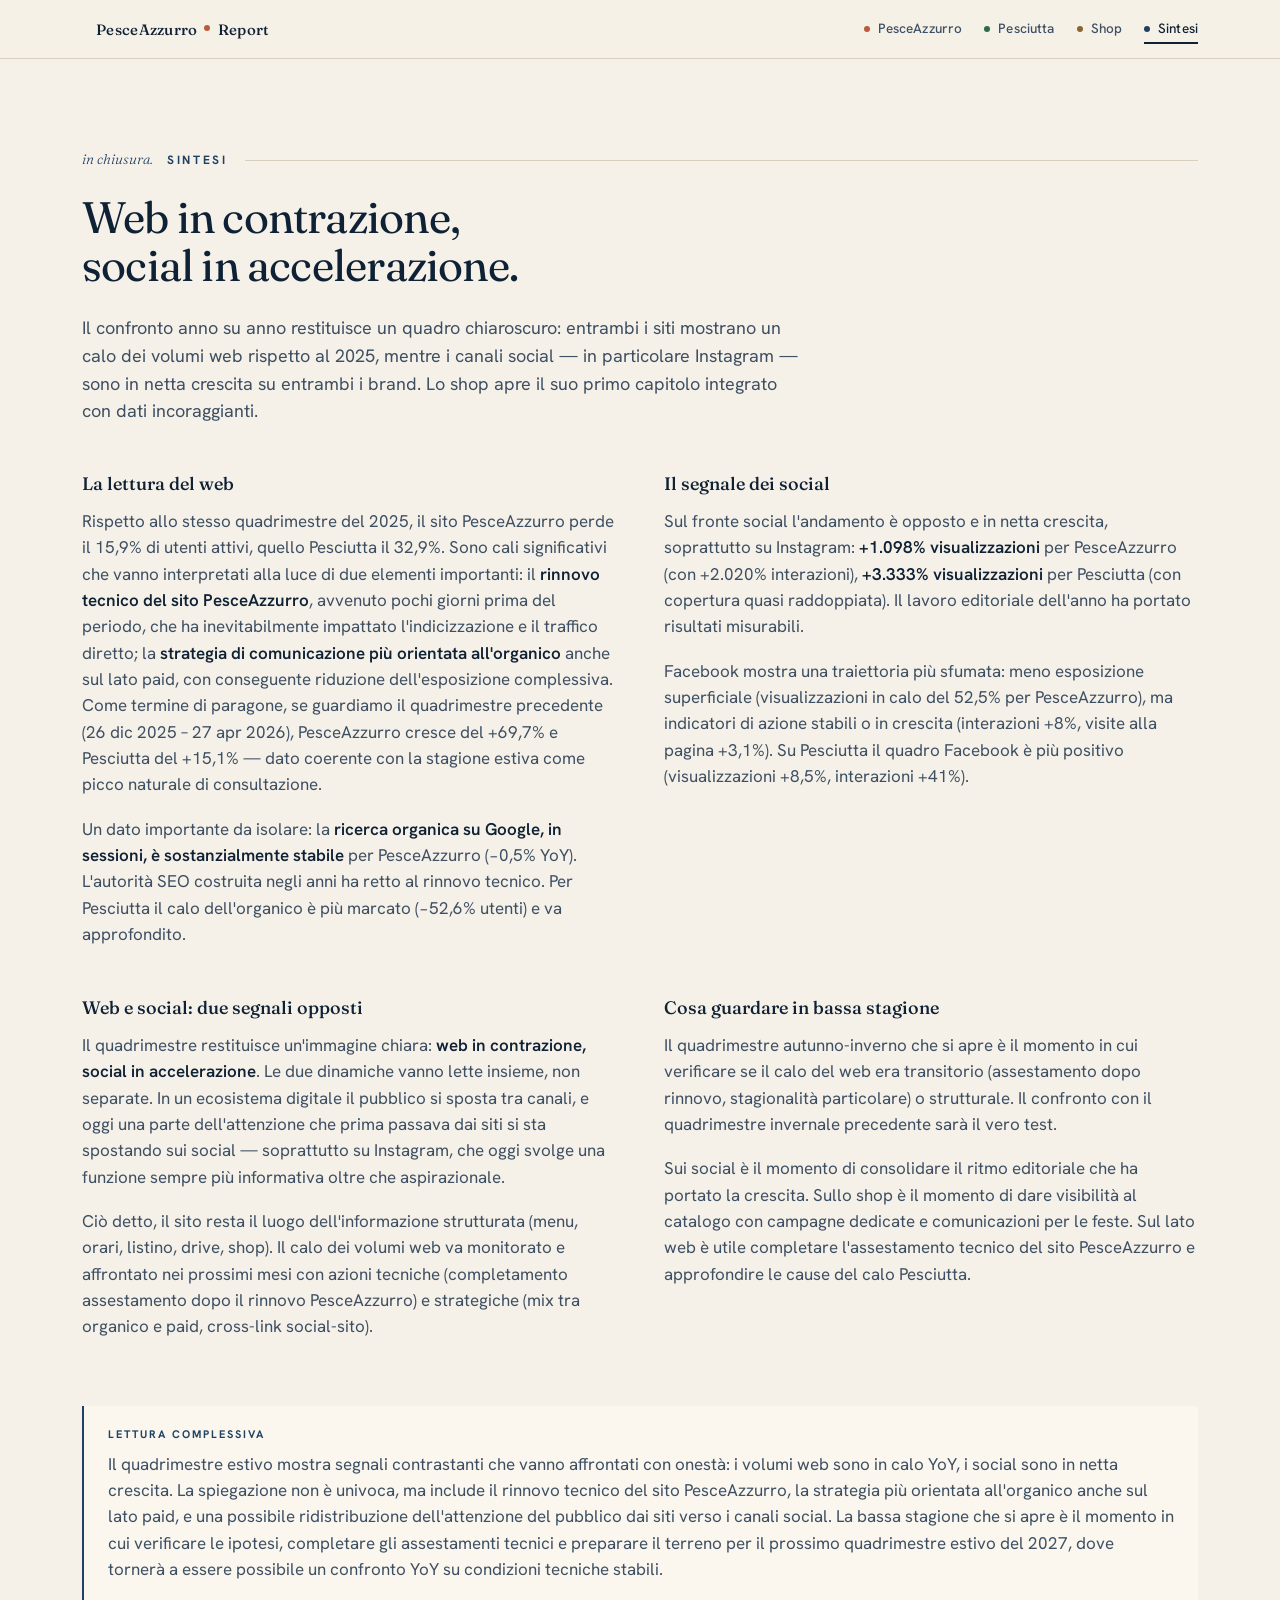
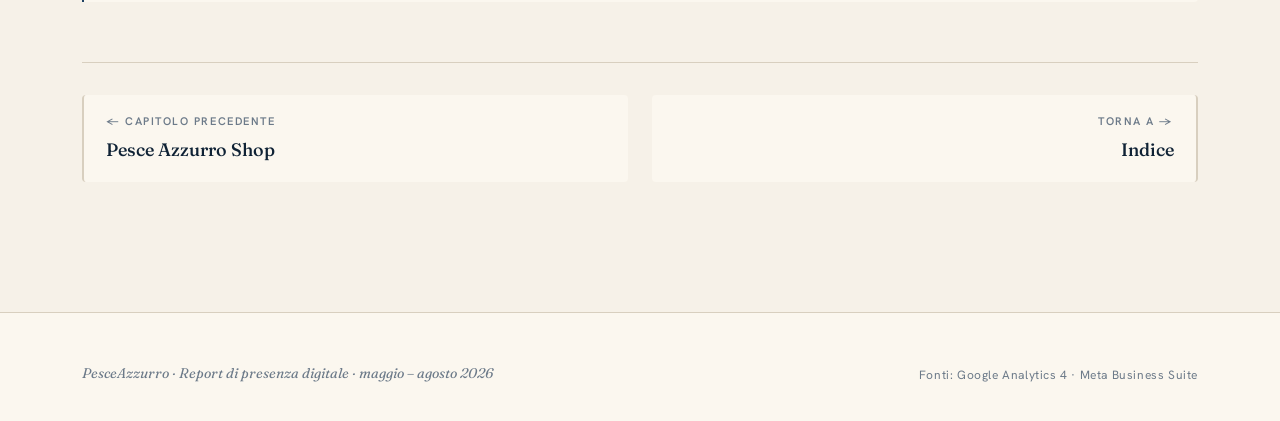
<file: sintesi.html>
<!DOCTYPE html>
<html lang="it">
<head>
<meta charset="UTF-8">
<meta name="viewport" content="width=device-width, initial-scale=1.0">
<meta name="robots" content="noindex, nofollow">
<title>Sintesi · Report di presenza digitale · mag–ago 2026</title>
<meta name="description" content="Visione d'insieme: PesceAzzurro, Pesciutta e Shop a confronto.">

<link rel="preconnect" href="https://fonts.googleapis.com">
<link rel="preconnect" href="https://fonts.gstatic.com" crossorigin>
<link href="https://fonts.googleapis.com/css2?family=Fraunces:ital,opsz,wght@0,9..144,300..700;1,9..144,300..700&family=Hanken+Grotesk:wght@300;400;500;600;700&display=swap" rel="stylesheet">

<link rel="stylesheet" href="style.css">
</head>
<body class="page-sintesi">

<nav class="top">
  <div class="nav-inner">
    <a href="index.html" class="brand">PesceAzzurro<span class="dot"></span>Report</a>
    <ul>
      <li><a href="pesceazzurro.html" class="nav-pa">PesceAzzurro</a></li>
      <li><a href="pesciutta.html" class="nav-pe">Pesciutta</a></li>
      <li><a href="shop.html" class="nav-sh">Shop</a></li>
      <li><a href="sintesi.html" class="nav-syn current">Sintesi</a></li>
    </ul>
  </div>
</nav>

<section class="chapter">
  <div class="wrap">

    <div class="chapter-header">
      <div class="ch-eyebrow">
        <span class="ch-num">in chiusura.</span>
        Sintesi
      </div>
      <h2>Web in contrazione,<br>social in accelerazione.</h2>
      <p class="lede">
        Il confronto anno su anno restituisce un quadro chiaroscuro: entrambi i siti mostrano un calo dei volumi web rispetto al 2025, mentre i canali social — in particolare Instagram — sono in netta crescita su entrambi i brand. Lo shop apre il suo primo capitolo integrato con dati incoraggianti.
      </p>
    </div>

    <div class="two-col" style="gap: 48px;">
      <div>
        <h4>La lettura del web</h4>
        <p>Rispetto allo stesso quadrimestre del 2025, il sito PesceAzzurro perde il 15,9% di utenti attivi, quello Pesciutta il 32,9%. Sono cali significativi che vanno interpretati alla luce di due elementi importanti: il <strong>rinnovo tecnico del sito PesceAzzurro</strong>, avvenuto pochi giorni prima del periodo, che ha inevitabilmente impattato l'indicizzazione e il traffico diretto; la <strong>strategia di comunicazione più orientata all'organico</strong> anche sul lato paid, con conseguente riduzione dell'esposizione complessiva. Come termine di paragone, se guardiamo il quadrimestre precedente (26 dic 2025 – 27 apr 2026), PesceAzzurro cresce del +69,7% e Pesciutta del +15,1% — dato coerente con la stagione estiva come picco naturale di consultazione.</p>
        <p>Un dato importante da isolare: la <strong>ricerca organica su Google, in sessioni, è sostanzialmente stabile</strong> per PesceAzzurro (−0,5% YoY). L'autorità SEO costruita negli anni ha retto al rinnovo tecnico. Per Pesciutta il calo dell'organico è più marcato (−52,6% utenti) e va approfondito.</p>
      </div>
      <div>
        <h4>Il segnale dei social</h4>
        <p>Sul fronte social l'andamento è opposto e in netta crescita, soprattutto su Instagram: <strong>+1.098% visualizzazioni</strong> per PesceAzzurro (con +2.020% interazioni), <strong>+3.333% visualizzazioni</strong> per Pesciutta (con copertura quasi raddoppiata). Il lavoro editoriale dell'anno ha portato risultati misurabili.</p>
        <p>Facebook mostra una traiettoria più sfumata: meno esposizione superficiale (visualizzazioni in calo del 52,5% per PesceAzzurro), ma indicatori di azione stabili o in crescita (interazioni +8%, visite alla pagina +3,1%). Su Pesciutta il quadro Facebook è più positivo (visualizzazioni +8,5%, interazioni +41%).</p>
      </div>
    </div>

    <div class="two-col" style="gap: 48px; margin-top: 32px;">
      <div>
        <h4>Web e social: due segnali opposti</h4>
        <p>Il quadrimestre restituisce un'immagine chiara: <strong>web in contrazione, social in accelerazione</strong>. Le due dinamiche vanno lette insieme, non separate. In un ecosistema digitale il pubblico si sposta tra canali, e oggi una parte dell'attenzione che prima passava dai siti si sta spostando sui social — soprattutto su Instagram, che oggi svolge una funzione sempre più informativa oltre che aspirazionale.</p>
        <p>Ciò detto, il sito resta il luogo dell'informazione strutturata (menu, orari, listino, drive, shop). Il calo dei volumi web va monitorato e affrontato nei prossimi mesi con azioni tecniche (completamento assestamento dopo il rinnovo PesceAzzurro) e strategiche (mix tra organico e paid, cross-link social-sito).</p>
      </div>
      <div>
        <h4>Cosa guardare in bassa stagione</h4>
        <p>Il quadrimestre autunno-inverno che si apre è il momento in cui verificare se il calo del web era transitorio (assestamento dopo rinnovo, stagionalità particolare) o strutturale. Il confronto con il quadrimestre invernale precedente sarà il vero test.</p>
        <p>Sui social è il momento di consolidare il ritmo editoriale che ha portato la crescita. Sullo shop è il momento di dare visibilità al catalogo con campagne dedicate e comunicazioni per le feste. Sul lato web è utile completare l'assestamento tecnico del sito PesceAzzurro e approfondire le cause del calo Pesciutta.</p>
      </div>
    </div>

    <div class="callout sea" style="margin-top: 48px;">
      <span class="tag">Lettura complessiva</span>
      <p>Il quadrimestre estivo mostra segnali contrastanti che vanno affrontati con onestà: i volumi web sono in calo YoY, i social sono in netta crescita. La spiegazione non è univoca, ma include il rinnovo tecnico del sito PesceAzzurro, la strategia più orientata all'organico anche sul lato paid, e una possibile ridistribuzione dell'attenzione del pubblico dai siti verso i canali social. La bassa stagione che si apre è il momento in cui verificare le ipotesi, completare gli assestamenti tecnici e preparare il terreno per il prossimo quadrimestre estivo del 2027, dove tornerà a essere possibile un confronto YoY su condizioni tecniche stabili.</p>
    </div>

    <nav class="pager">
      <a href="shop.html" class="prev">
        <span class="pager-label">← Capitolo precedente</span>
        <span class="pager-title">Pesce Azzurro Shop</span>
      </a>
      <a href="index.html" class="next">
        <span class="pager-label">Torna a →</span>
        <span class="pager-title">Indice</span>
      </a>
    </nav>

  </div>
</section>

<footer>
  <div class="wrap">
    <div class="foot-inner">
      <div class="sig">PesceAzzurro · Report di presenza digitale · maggio – agosto 2026</div>
      <div class="meta">Fonti: Google Analytics 4 · Meta Business Suite</div>
    </div>
  </div>
</footer>

</body>
</html>
</file>
<file: style.css>
/* ========================================
   PesceAzzurro · Report di presenza digitale
   Stylesheet condiviso
   ======================================== */

:root {
  --bg: #f6f1e8;
  --bg-card: #fbf7ef;
  --ink: #0f2235;
  --ink-soft: #3d4f63;
  --ink-faint: #6c7a89;
  --rule: #d8cfbf;
  --rule-soft: #e7dfd0;
  --sea: #1f4263;
  --sea-light: #2d6a9f;

  --coral: #b85c3d;
  --coral-soft: #d68d6d;
  --teal: #2d6a4f;
  --teal-soft: #5a9276;
  --bronze: #8a6534;
  --bronze-soft: #b59370;

  --accent: var(--coral);
  --accent-soft: var(--coral-soft);

  --max: 1180px;
  --reading: 680px;
}

body.page-pesceazzurro { --accent: var(--coral); --accent-soft: var(--coral-soft); }
body.page-pesciutta { --accent: var(--teal); --accent-soft: var(--teal-soft); }
body.page-shop { --accent: var(--bronze); --accent-soft: var(--bronze-soft); }
body.page-sintesi { --accent: var(--sea); --accent-soft: var(--sea-light); }

* { box-sizing: border-box; margin: 0; padding: 0; }
html { scroll-behavior: smooth; scroll-padding-top: 80px; }
body {
  background: var(--bg);
  color: var(--ink);
  font-family: 'Hanken Grotesk', system-ui, sans-serif;
  font-weight: 400;
  font-size: 17px;
  line-height: 1.55;
  -webkit-font-smoothing: antialiased;
  -moz-osx-font-smoothing: grayscale;
}

/* === TOP NAV === */
nav.top {
  position: sticky; top: 0; z-index: 100;
  background: rgba(246, 241, 232, 0.92);
  backdrop-filter: saturate(180%) blur(12px);
  -webkit-backdrop-filter: saturate(180%) blur(12px);
  border-bottom: 1px solid var(--rule);
}
nav.top .nav-inner {
  max-width: var(--max); margin: 0 auto; padding: 14px 32px;
  display: flex; align-items: center; justify-content: space-between;
  gap: 24px; flex-wrap: wrap;
}
nav.top .brand {
  font-family: 'Fraunces', serif; font-weight: 500; font-size: 15px;
  letter-spacing: 0.02em; color: var(--ink);
  text-decoration: none;
  display: flex; align-items: center;
}
nav.top .brand .dot {
  display: inline-block; width: 6px; height: 6px; border-radius: 50%;
  background: var(--coral); margin: 0 8px 2px 6px; vertical-align: middle;
}
nav.top ul { list-style: none; display: flex; gap: 22px; flex-wrap: wrap; }
nav.top a {
  color: var(--ink-soft); text-decoration: none;
  font-size: 13.5px; font-weight: 500; letter-spacing: 0.01em;
  transition: color 0.2s;
}
nav.top a::before {
  content: ""; display: inline-block;
  width: 6px; height: 6px; border-radius: 50%;
  margin-right: 8px; vertical-align: middle; margin-bottom: 2px;
}
nav.top a.nav-pa::before { background: var(--coral); }
nav.top a.nav-pe::before { background: var(--teal); }
nav.top a.nav-sh::before { background: var(--bronze); }
nav.top a.nav-syn::before { background: var(--sea); }
nav.top a:hover { color: var(--ink); }
nav.top a.current { color: var(--ink); }
nav.top a.current::after {
  content: ""; display: block; height: 2px;
  background: currentColor; margin-top: 2px;
}

/* === LAYOUT === */
.wrap { max-width: var(--max); margin: 0 auto; padding: 0 32px; }
.reading { max-width: var(--reading); }

section { padding: 60px 0 30px; }
section.chapter { padding: 90px 0 50px; }

/* === TYPOGRAPHY === */
.eyebrow {
  font-family: 'Hanken Grotesk', sans-serif;
  font-size: 12px; font-weight: 600;
  letter-spacing: 0.18em; text-transform: uppercase;
  color: var(--accent); margin-bottom: 18px;
  display: flex; align-items: center; gap: 12px;
}
.eyebrow::before {
  content: ""; width: 32px; height: 1px; background: var(--accent);
}
h1 {
  font-family: 'Fraunces', serif; font-weight: 400;
  font-size: clamp(40px, 6vw, 68px);
  line-height: 1.05; letter-spacing: -0.02em; color: var(--ink);
}
h2 {
  font-family: 'Fraunces', serif; font-weight: 400;
  font-size: clamp(30px, 3.6vw, 44px);
  line-height: 1.1; letter-spacing: -0.018em;
  color: var(--ink); margin-bottom: 14px;
}
h2 .url {
  font-family: 'Hanken Grotesk', monospace;
  font-size: 14px; font-weight: 500; letter-spacing: 0.04em;
  color: var(--ink-faint); display: block; margin-top: 14px;
  font-style: normal;
}
h3 {
  font-family: 'Fraunces', serif; font-weight: 500;
  font-size: 22px; line-height: 1.2;
  letter-spacing: -0.005em; color: var(--ink);
  margin: 40px 0 14px;
}
h4 {
  font-family: 'Fraunces', serif; font-weight: 500;
  font-size: 18px; line-height: 1.25;
  color: var(--ink); margin-bottom: 12px;
}
p { margin-bottom: 18px; color: var(--ink-soft); }
p strong { color: var(--ink); font-weight: 600; }

p.lede {
  font-family: 'Hanken Grotesk', sans-serif;
  font-weight: 400;
  font-size: 18px;
  line-height: 1.55;
  color: var(--ink-soft);
  margin: 24px 0 0;
  max-width: 720px;
}

/* === HERO === */
.hero { padding: 110px 0 70px; position: relative; }
.hero-meta {
  display: flex; flex-wrap: wrap; gap: 32px;
  margin-top: 40px; font-size: 14px; color: var(--ink-faint);
}
.hero-meta div { line-height: 1.4; }
.hero-meta strong {
  display: block; font-size: 11px;
  letter-spacing: 0.16em; text-transform: uppercase;
  color: var(--coral); margin-bottom: 4px; font-weight: 600;
}
.hero-meta span { color: var(--ink); font-weight: 500; }
.hero-rule {
  height: 1px; background: var(--ink);
  margin: 56px 0 0; width: 100%;
}

/* === INDEX CARDS (homepage) === */
.index-cards {
  display: grid; grid-template-columns: repeat(3, 1fr);
  gap: 24px; margin-top: 56px;
}
@media (max-width: 800px) { .index-cards { grid-template-columns: 1fr; } }

.idx-card {
  background: var(--bg-card);
  padding: 28px 26px;
  border-top: 3px solid;
  border-radius: 0 0 4px 4px;
  display: flex; flex-direction: column;
  text-decoration: none; color: inherit;
  transition: transform 0.2s, box-shadow 0.2s;
}
.idx-card:hover {
  transform: translateY(-3px);
  box-shadow: 0 12px 24px -12px rgba(15, 34, 53, 0.12);
}
.idx-card.pa { border-color: var(--coral); }
.idx-card.pe { border-color: var(--teal); }
.idx-card.sh { border-color: var(--bronze); }
.idx-card.syn { border-color: var(--sea); }
.idx-card .idx-eyebrow {
  font-size: 11px; font-weight: 600;
  letter-spacing: 0.16em; text-transform: uppercase;
  margin-bottom: 12px;
}
.idx-card.pa .idx-eyebrow { color: var(--coral); }
.idx-card.pe .idx-eyebrow { color: var(--teal); }
.idx-card.sh .idx-eyebrow { color: var(--bronze); }
.idx-card.syn .idx-eyebrow { color: var(--sea); }
.idx-card .idx-title {
  font-family: 'Fraunces', serif; font-weight: 400;
  font-size: 22px; line-height: 1.15;
  letter-spacing: -0.01em; color: var(--ink); margin-bottom: 14px;
}
.idx-card .idx-desc {
  font-size: 14px; line-height: 1.5;
  color: var(--ink-soft); margin-bottom: 20px; flex-grow: 1;
}
.idx-card .idx-num {
  font-family: 'Fraunces', serif; font-weight: 300;
  font-size: 30px; line-height: 1; color: var(--ink);
  letter-spacing: -0.02em;
}
.idx-card .idx-num span {
  display: block;
  font-family: 'Hanken Grotesk', sans-serif;
  font-size: 11px; font-weight: 500;
  letter-spacing: 0.1em; text-transform: uppercase;
  color: var(--ink-faint); margin-top: 4px;
}
.idx-card .idx-arrow {
  font-family: 'Fraunces', serif;
  font-weight: 300;
  margin-left: 6px;
  transition: transform 0.2s;
  display: inline-block;
}
.idx-card:hover .idx-arrow { transform: translateX(4px); }

/* === KPI === */
.kpi-grid {
  display: grid; grid-template-columns: repeat(4, 1fr);
  gap: 0; margin-top: 0;
}
.kpi {
  padding: 32px 24px 32px 0;
  border-right: 1px solid var(--rule);
  position: relative;
}
.kpi:last-child { border-right: none; padding-right: 0; }
.kpi:not(:first-child) { padding-left: 24px; }
.kpi .label {
  font-size: 12px; font-weight: 600;
  letter-spacing: 0.12em; text-transform: uppercase;
  color: var(--ink-faint); margin-bottom: 10px;
}
.kpi .value {
  font-family: 'Fraunces', serif; font-weight: 300;
  font-size: 46px; line-height: 1;
  letter-spacing: -0.025em; color: var(--ink); margin-bottom: 12px;
}
.kpi .delta {
  display: inline-flex; align-items: center; gap: 6px;
  font-size: 13px; font-weight: 600;
  color: #2d6a4f;
  background: rgba(45, 106, 79, 0.10);
  padding: 4px 10px; border-radius: 100px;
}
.kpi .delta::before { content: "↑"; font-size: 14px; }
.kpi .delta.neutral, .kpi .delta.flat {
  color: var(--ink-faint); background: rgba(108, 122, 137, 0.08);
}
.kpi .delta.neutral::before, .kpi .delta.flat::before { content: "→"; }
.kpi .delta.down {
  color: #b8443a; background: rgba(184, 68, 58, 0.10);
}
.kpi .delta.down::before { content: "↓"; }
.kpi .delta-label {
  display: block; font-size: 12px;
  color: var(--ink-faint); margin-top: 8px; font-weight: 400;
}

/* Variation cells in comparison tables */
.pos { color: #2d6a4f; font-weight: 600; }
.neg { color: #b8443a; font-weight: 600; }

/* === CONTEXT BLOCK (multi-period comparison as a compact table) === */
.ctx-block {
  background: var(--bg-card);
  border-radius: 8px;
  padding: 28px 32px;
  margin: 32px 0;
  border: 1px solid var(--rule);
}
.ctx-block .ctx-tag {
  font-size: 11px; font-weight: 700;
  letter-spacing: 0.18em; text-transform: uppercase;
  color: var(--ink-faint); margin-bottom: 14px;
}
.ctx-block .ctx-intro {
  font-size: 14.5px; color: var(--ink-soft);
  line-height: 1.55; margin-bottom: 22px;
}
.ctx-block .ctx-intro strong { color: var(--ink); font-weight: 600; }

.ctx-block .ctx-table {
  width: 100%; border-collapse: collapse; margin-bottom: 22px;
}
.ctx-block .ctx-table th,
.ctx-block .ctx-table td {
  padding: 14px 12px;
  text-align: left;
  border-bottom: 1px solid var(--rule);
  vertical-align: top;
}
.ctx-block .ctx-table th {
  font-size: 12px; font-weight: 600;
  letter-spacing: 0.06em; text-transform: uppercase;
  color: var(--ink-faint);
}
.ctx-block .ctx-table th .th-sub,
.ctx-block .ctx-table td .td-sub {
  display: block; font-size: 11px; font-weight: 400;
  text-transform: none; letter-spacing: 0;
  color: var(--ink-faint); margin-top: 3px;
}
.ctx-block .ctx-table td.num,
.ctx-block .ctx-table th.num {
  text-align: right;
}
.ctx-block .ctx-table td.label {
  font-weight: 600; color: var(--ink); font-size: 15px;
}
.ctx-block .ctx-table td.num span {
  font-family: 'Fraunces', serif;
  font-size: 22px; font-weight: 400;
  letter-spacing: -0.01em;
}
.ctx-block .ctx-table tbody tr:last-child td { border-bottom: none; }

.ctx-block .ctx-note {
  font-size: 14.5px; color: var(--ink-soft);
  line-height: 1.6; margin-bottom: 0;
  padding-top: 4px;
  border-top: 1px dashed var(--rule);
  padding-top: 20px;
}
.ctx-block .ctx-note strong { color: var(--ink); font-weight: 600; }

@media (max-width: 700px) {
  .ctx-block { padding: 22px 20px; }
  .ctx-block .ctx-table th,
  .ctx-block .ctx-table td { padding: 10px 6px; font-size: 13px; }
  .ctx-block .ctx-table td.num span { font-size: 18px; }
}

@media (max-width: 800px) {
  .kpi-grid { grid-template-columns: 1fr 1fr; }
  .kpi { border-bottom: 1px solid var(--rule); padding-bottom: 28px; padding-top: 28px; }
  .kpi:nth-child(2) { border-right: none; padding-right: 0; }
  .kpi:nth-child(3) { border-right: 1px solid var(--rule); padding-left: 0; }
  .kpi:nth-child(4) { padding-left: 24px; }
  .kpi:nth-child(3), .kpi:nth-child(4) { border-bottom: none; }
  .kpi .value { font-size: 36px; }
}

.kpi-grid.dense .kpi { padding: 24px 18px 24px 0; }
.kpi-grid.dense .kpi:not(:first-child) { padding-left: 18px; }
.kpi-grid.dense .kpi .value { font-size: 38px; }

/* === TABLES === */
table { width: 100%; border-collapse: collapse; margin: 24px 0 32px; font-size: 15px; }
thead th {
  text-align: left; font-size: 12px; font-weight: 600;
  letter-spacing: 0.12em; text-transform: uppercase;
  color: var(--ink-faint); padding: 12px 14px 12px 0;
  border-bottom: 1px solid var(--ink);
}
thead th.num { text-align: right; padding-right: 0; }
tbody td {
  padding: 14px 14px 14px 0;
  border-bottom: 1px solid var(--rule-soft);
  color: var(--ink-soft); vertical-align: top;
}
tbody td.num {
  text-align: right; padding-right: 0;
  font-variant-numeric: tabular-nums;
  color: var(--ink); font-weight: 500;
}
tbody td.label { color: var(--ink); font-weight: 500; }
tbody tr:last-child td { border-bottom: none; }

/* === CALLOUT === */
.callout {
  background: var(--bg-card);
  border-left: 2px solid var(--accent);
  padding: 20px 24px;
  margin: 28px 0;
  border-radius: 0 4px 4px 0;
}
.callout p:last-child { margin-bottom: 0; }
.callout .tag {
  font-size: 11px; font-weight: 700;
  letter-spacing: 0.18em; text-transform: uppercase;
  color: var(--accent); margin-bottom: 8px; display: block;
}
.callout.sea { border-left-color: var(--sea); }
.callout.sea .tag { color: var(--sea); }

/* === TWO COL === */
.two-col {
  display: grid; grid-template-columns: 1fr 1fr;
  gap: 56px; margin: 32px 0;
}
@media (max-width: 800px) { .two-col { grid-template-columns: 1fr; gap: 12px; } }

.stat-inline {
  font-family: 'Fraunces', serif; font-weight: 400;
  color: var(--ink); font-size: 1.05em;
}

/* === BARS === */
.bars { margin: 24px 0; }
.bar-row {
  display: grid; grid-template-columns: 200px 1fr 70px;
  gap: 16px; align-items: center;
  padding: 10px 0; font-size: 14px;
  border-bottom: 1px solid var(--rule-soft);
}
.bar-row:last-child { border-bottom: none; }
.bar-row .name { color: var(--ink); font-weight: 500; }
.bar-row .track {
  background: var(--rule-soft); height: 6px;
  border-radius: 3px; overflow: hidden;
}
.bar-row .fill {
  height: 100%;
  background: linear-gradient(90deg, var(--sea), var(--sea-light));
  border-radius: 3px;
}
.bar-row .fill.warm {
  background: linear-gradient(90deg, var(--accent), var(--accent-soft));
}
.bar-row .val {
  text-align: right; font-variant-numeric: tabular-nums;
  font-weight: 600; color: var(--ink);
}
@media (max-width: 600px) {
  .bar-row { grid-template-columns: 130px 1fr 60px; gap: 10px; font-size: 13px; }
}

/* === PERSPECTIVES === */
.persp-grid {
  display: grid; grid-template-columns: repeat(3, 1fr);
  gap: 32px; margin-top: 32px;
}
@media (max-width: 800px) { .persp-grid { grid-template-columns: 1fr; } }
.persp { border-top: 2px solid var(--ink); padding-top: 18px; }
.persp .num {
  font-family: 'Fraunces', serif; font-weight: 300;
  font-size: 32px; color: var(--accent); line-height: 1;
  margin-bottom: 14px; letter-spacing: -0.02em;
}
.persp h4 {
  font-family: 'Fraunces', serif; font-weight: 500;
  font-size: 17px; color: var(--ink);
  margin-bottom: 10px; line-height: 1.25;
}
.persp p { font-size: 14.5px; line-height: 1.55; color: var(--ink-soft); }

/* === SECTION INTRO === */
.sec-intro {
  display: grid; grid-template-columns: 200px 1fr;
  gap: 56px; margin-bottom: 32px; align-items: baseline;
}
.sec-intro .num-side {
  font-family: 'Fraunces', serif; font-weight: 300;
  font-style: italic; font-size: 16px;
  color: var(--accent); letter-spacing: 0.04em;
}
.sec-intro p { margin-bottom: 0; }
@media (max-width: 800px) { .sec-intro { grid-template-columns: 1fr; gap: 8px; } }

/* === CHAPTER HEADER === */
.chapter-header { margin-bottom: 48px; }
.chapter-header .ch-eyebrow {
  font-size: 12px; font-weight: 700;
  letter-spacing: 0.22em; text-transform: uppercase;
  color: var(--accent); margin-bottom: 22px;
  display: flex; align-items: center; gap: 14px;
}
.chapter-header .ch-eyebrow .ch-num {
  font-family: 'Fraunces', serif; font-style: italic;
  font-weight: 300; font-size: 14px;
  letter-spacing: 0; text-transform: none;
  color: var(--accent);
}
.chapter-header .ch-eyebrow::after {
  content: ""; flex-grow: 1; height: 1px;
  background: var(--rule); margin-left: 4px;
}

/* === SOCIAL SECTION === */
.period-note {
  display: inline-flex;
  align-items: center;
  gap: 10px;
  background: var(--bg-card);
  border: 1px solid var(--rule);
  padding: 8px 14px;
  border-radius: 100px;
  font-size: 12.5px;
  color: var(--ink-soft);
  margin-bottom: 24px;
}
.period-note strong {
  color: var(--ink);
  font-weight: 600;
}
.period-note::before {
  content: "";
  width: 6px;
  height: 6px;
  border-radius: 50%;
  background: var(--accent);
}

.channel-block { margin-top: 48px; }
.channel-block .channel-head {
  display: flex;
  align-items: baseline;
  gap: 14px;
  margin-bottom: 20px;
  padding-bottom: 14px;
  border-bottom: 1px solid var(--rule);
}
.channel-block .channel-head h4 {
  font-family: 'Fraunces', serif;
  font-weight: 400;
  font-size: 26px;
  letter-spacing: -0.01em;
  color: var(--ink);
  margin: 0;
}
.channel-block .channel-head .role {
  font-size: 12px;
  font-weight: 600;
  letter-spacing: 0.14em;
  text-transform: uppercase;
  color: var(--ink-faint);
}

/* === PAGER (next / prev chapter at bottom) === */
.pager {
  margin: 60px 0 20px;
  padding-top: 32px;
  border-top: 1px solid var(--rule);
  display: grid;
  grid-template-columns: 1fr 1fr;
  gap: 24px;
}
@media (max-width: 700px) { .pager { grid-template-columns: 1fr; } }
.pager a {
  text-decoration: none;
  color: var(--ink);
  display: block;
  padding: 18px 22px;
  background: var(--bg-card);
  border-radius: 4px;
  border-left: 2px solid var(--rule);
  transition: border-color 0.2s, transform 0.2s;
}
.pager a:hover {
  border-left-color: var(--accent);
  transform: translateX(2px);
}
.pager a.prev { text-align: left; }
.pager a.next { text-align: right; border-left: none; border-right: 2px solid var(--rule); }
.pager a.next:hover { border-right-color: var(--accent); transform: translateX(-2px); }
.pager .pager-label {
  display: block;
  font-size: 11px;
  font-weight: 600;
  letter-spacing: 0.14em;
  text-transform: uppercase;
  color: var(--ink-faint);
  margin-bottom: 6px;
}
.pager .pager-title {
  font-family: 'Fraunces', serif;
  font-weight: 500;
  font-size: 18px;
  color: var(--ink);
}

/* === FOOTER === */
footer {
  padding: 50px 0 36px;
  border-top: 1px solid var(--rule);
  margin-top: 60px;
  background: var(--bg-card);
}
footer .foot-inner {
  display: flex; justify-content: space-between;
  align-items: flex-end; flex-wrap: wrap; gap: 24px;
}
footer .sig {
  font-family: 'Fraunces', serif; font-style: italic;
  font-size: 14px; color: var(--ink-faint);
}
footer .meta {
  font-size: 12px; color: var(--ink-faint); letter-spacing: 0.05em;
}

@keyframes fadeUp {
  from { opacity: 0; transform: translateY(10px); }
  to { opacity: 1; transform: translateY(0); }
}
.hero h1, .hero .eyebrow, .hero-meta, .hero p.lede, .index-cards {
  animation: fadeUp 0.7s ease-out backwards;
}
.hero .eyebrow { animation-delay: 0.05s; }
.hero h1 { animation-delay: 0.15s; }
.hero p.lede { animation-delay: 0.28s; }
.hero-meta { animation-delay: 0.42s; }
.index-cards { animation-delay: 0.55s; }

@media print {
  nav.top, .pager { display: none; }
  section { page-break-inside: avoid; }
  .hero { padding-top: 0; }
}
</file>
